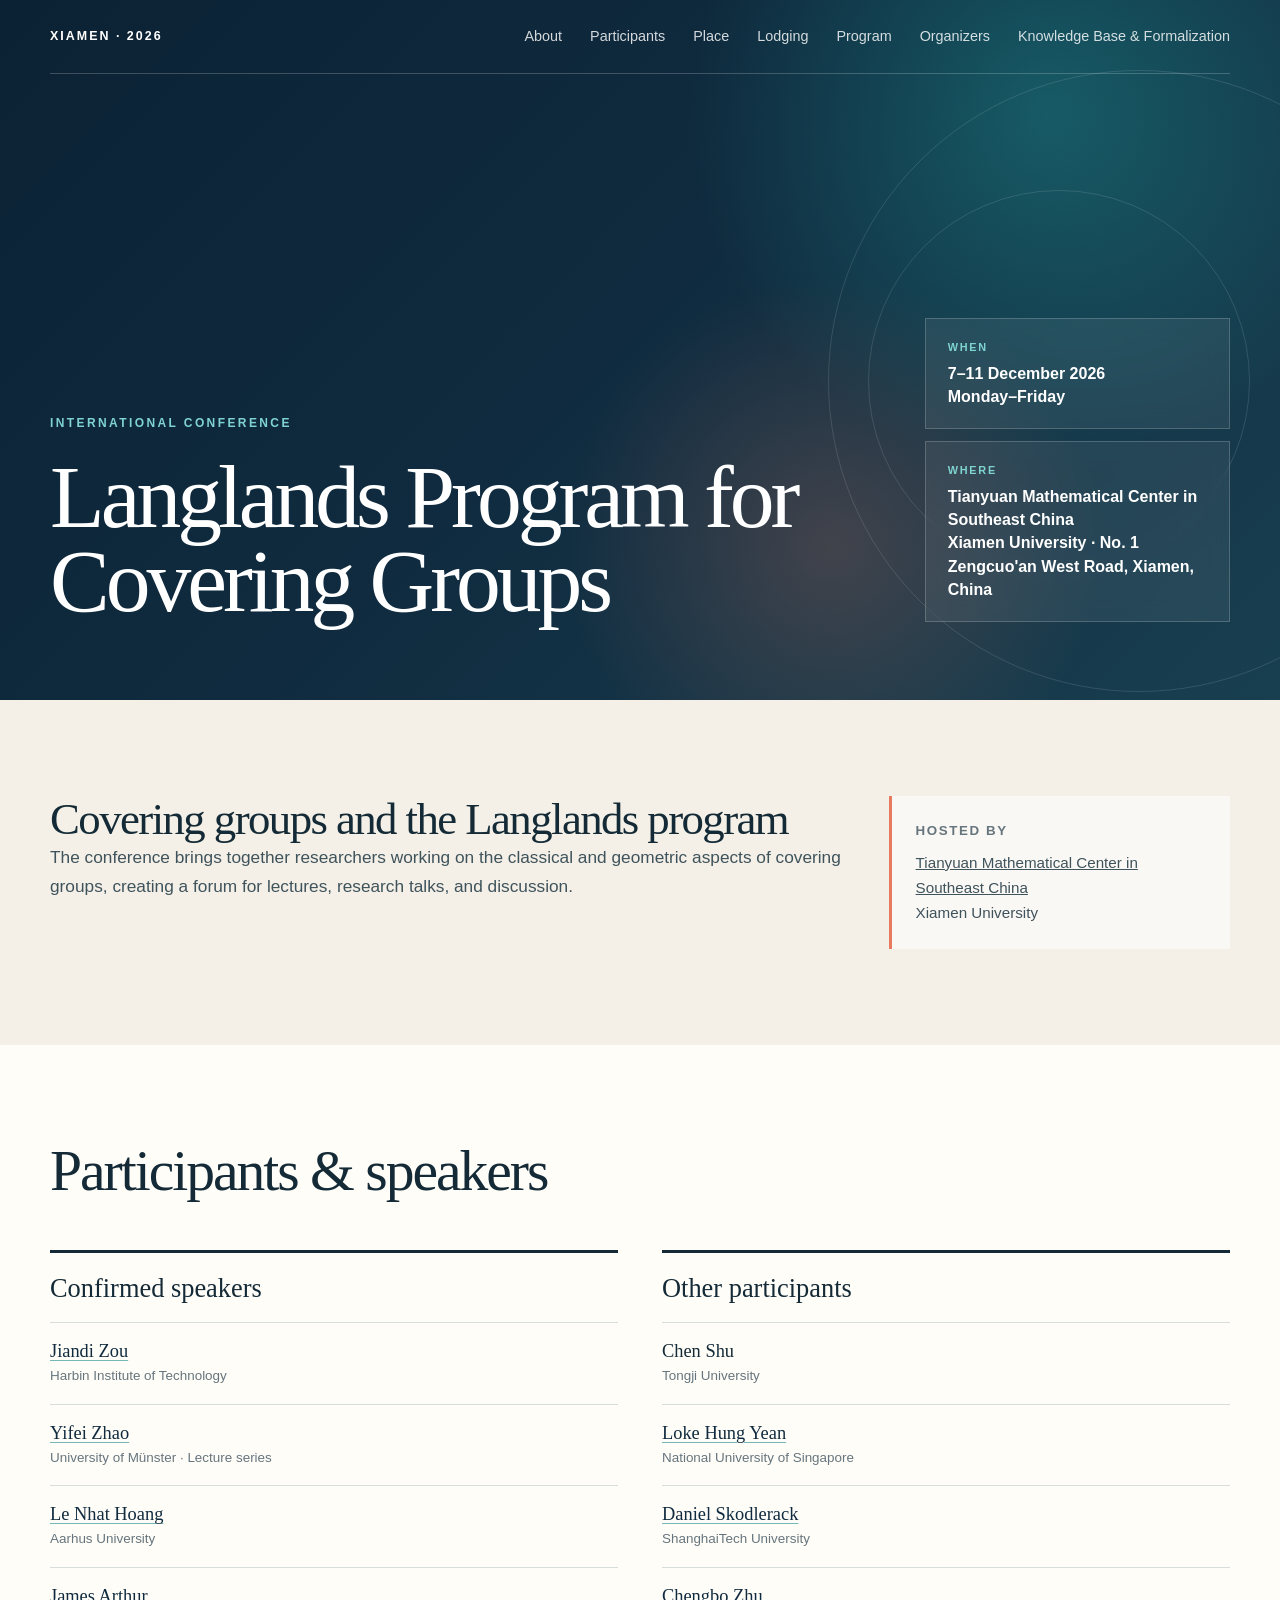
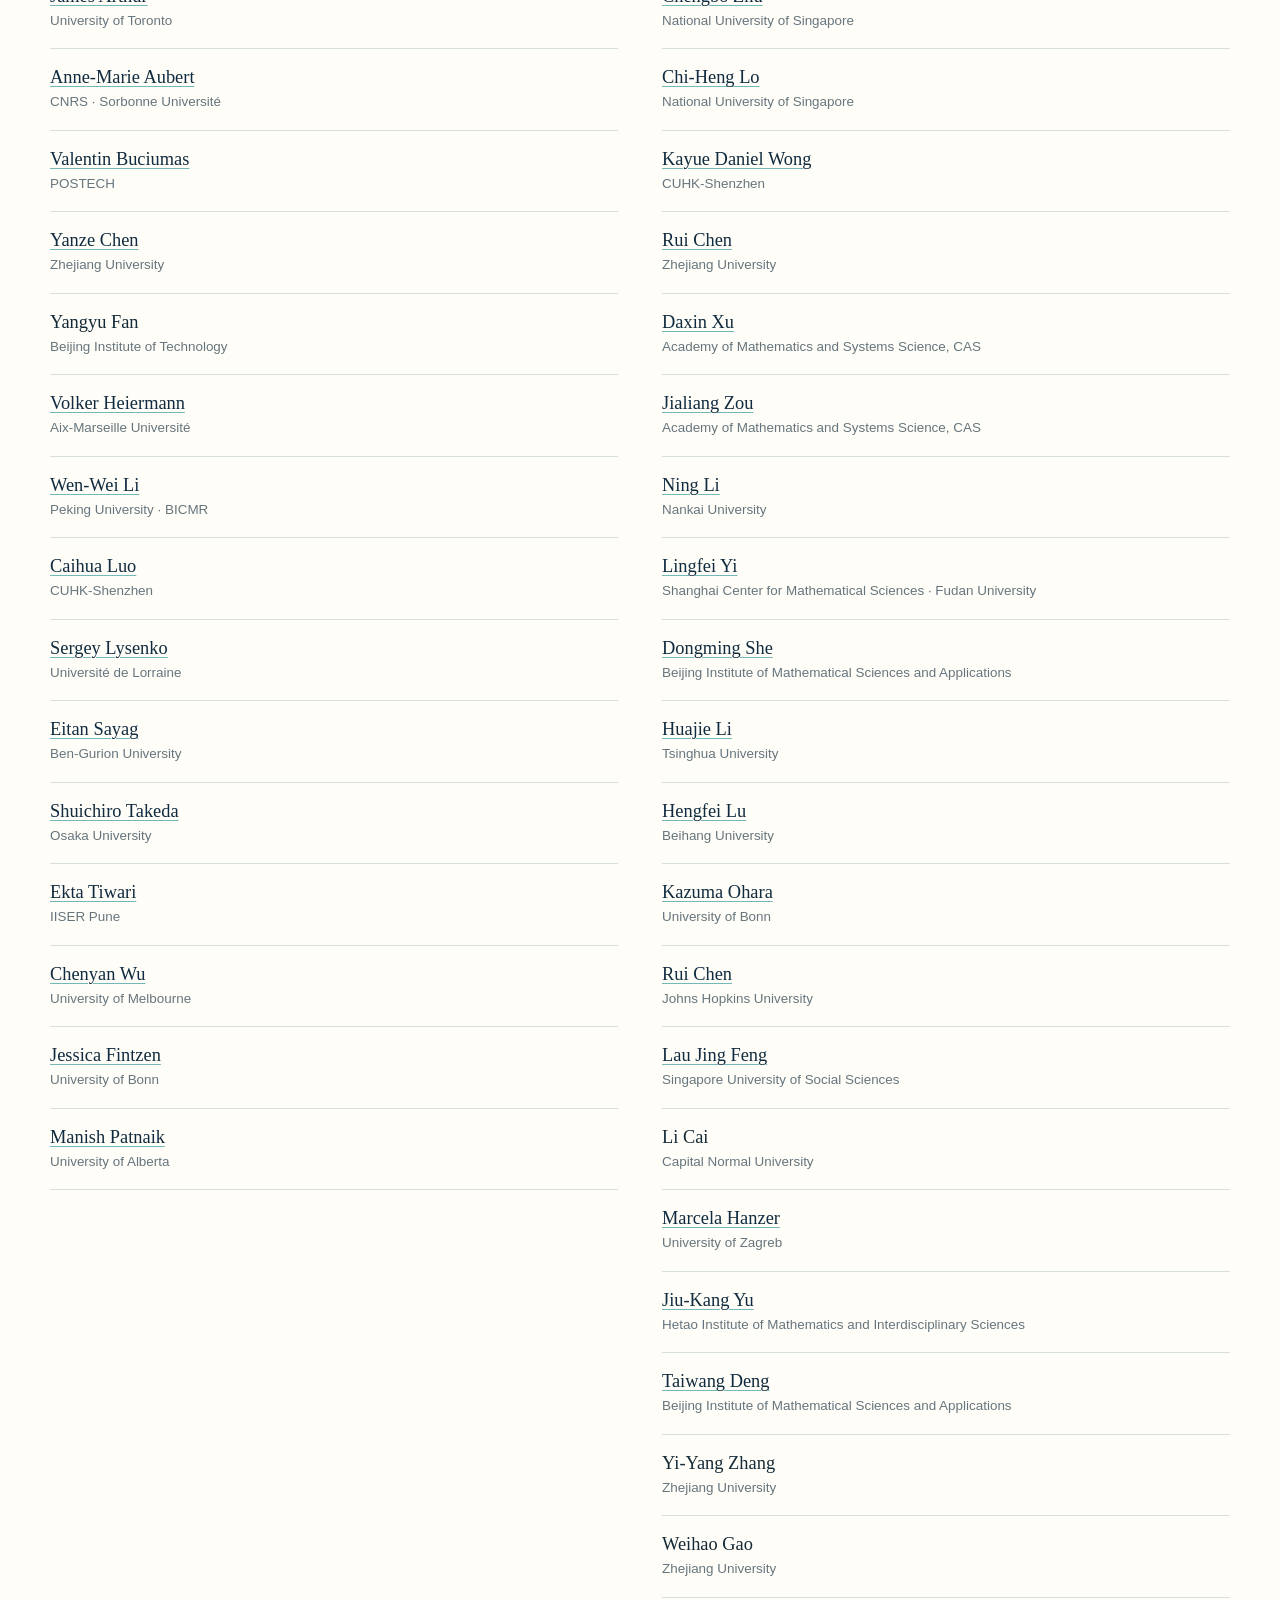
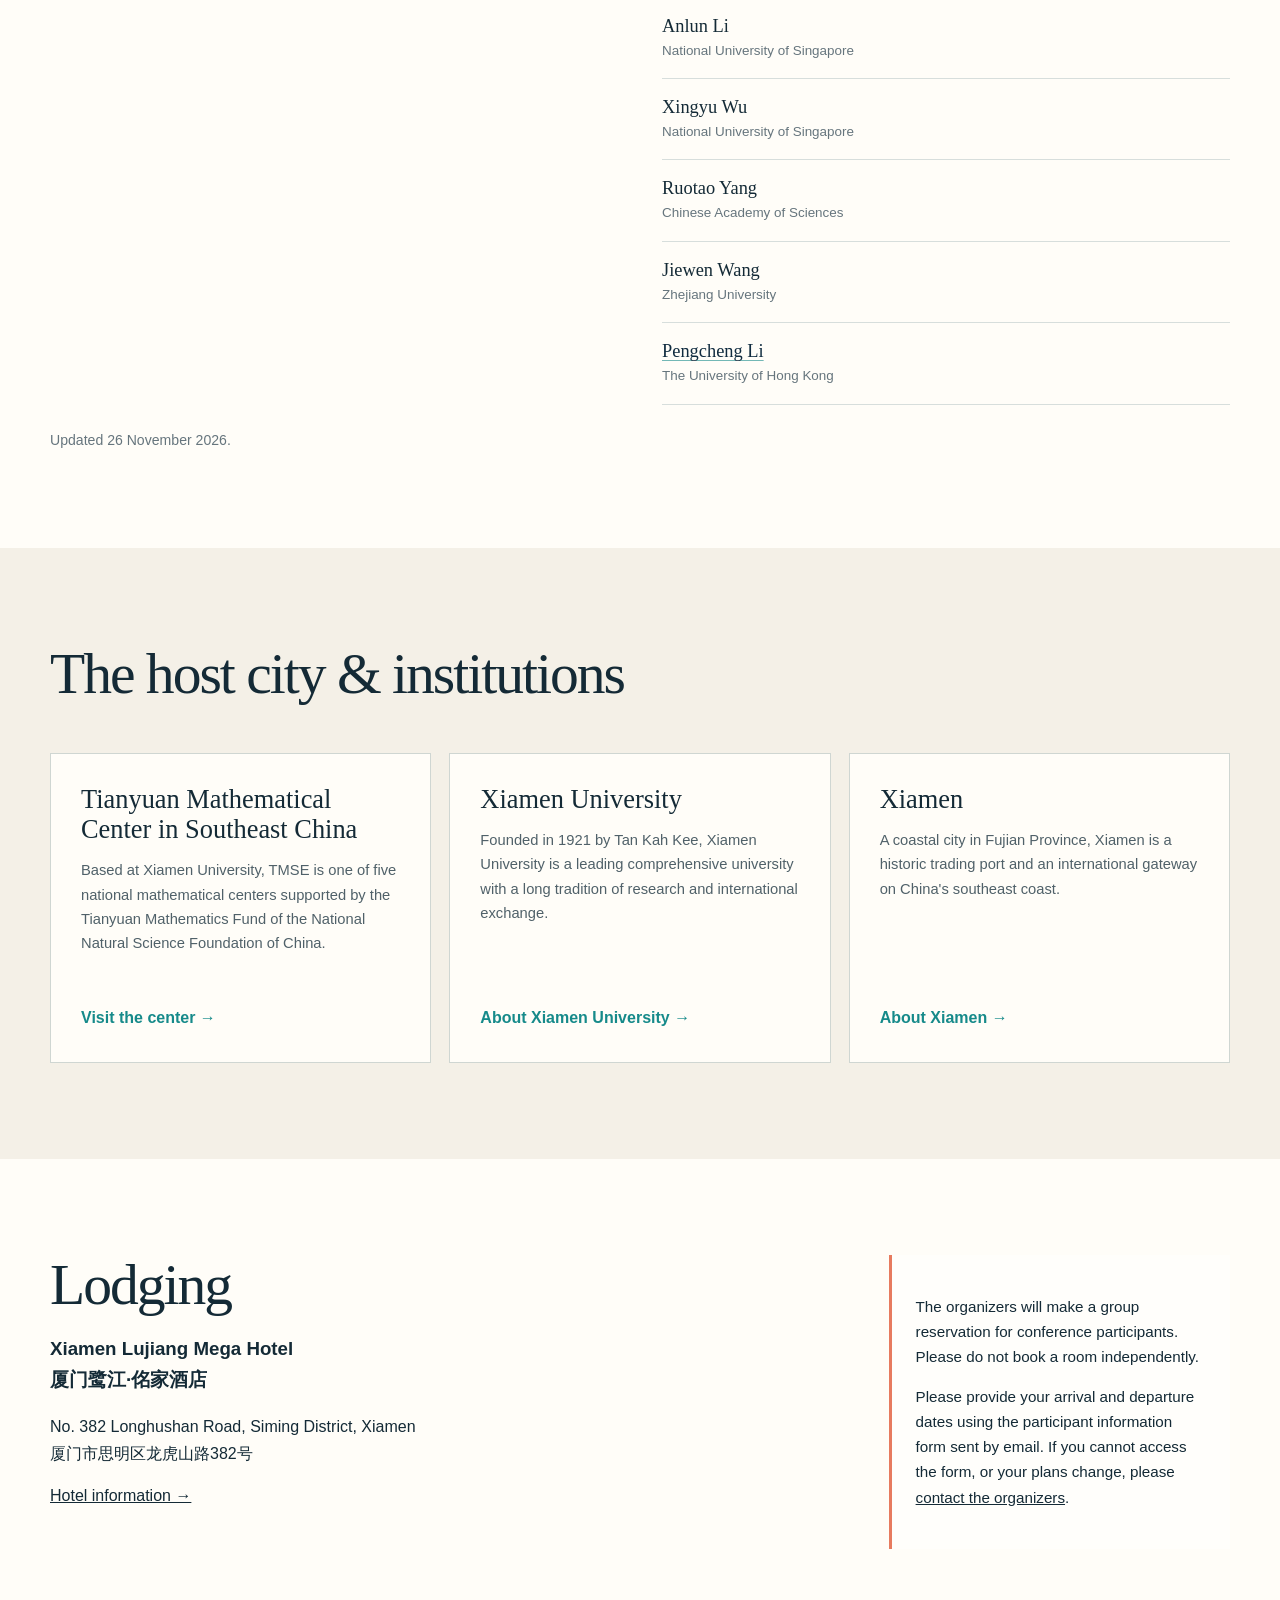
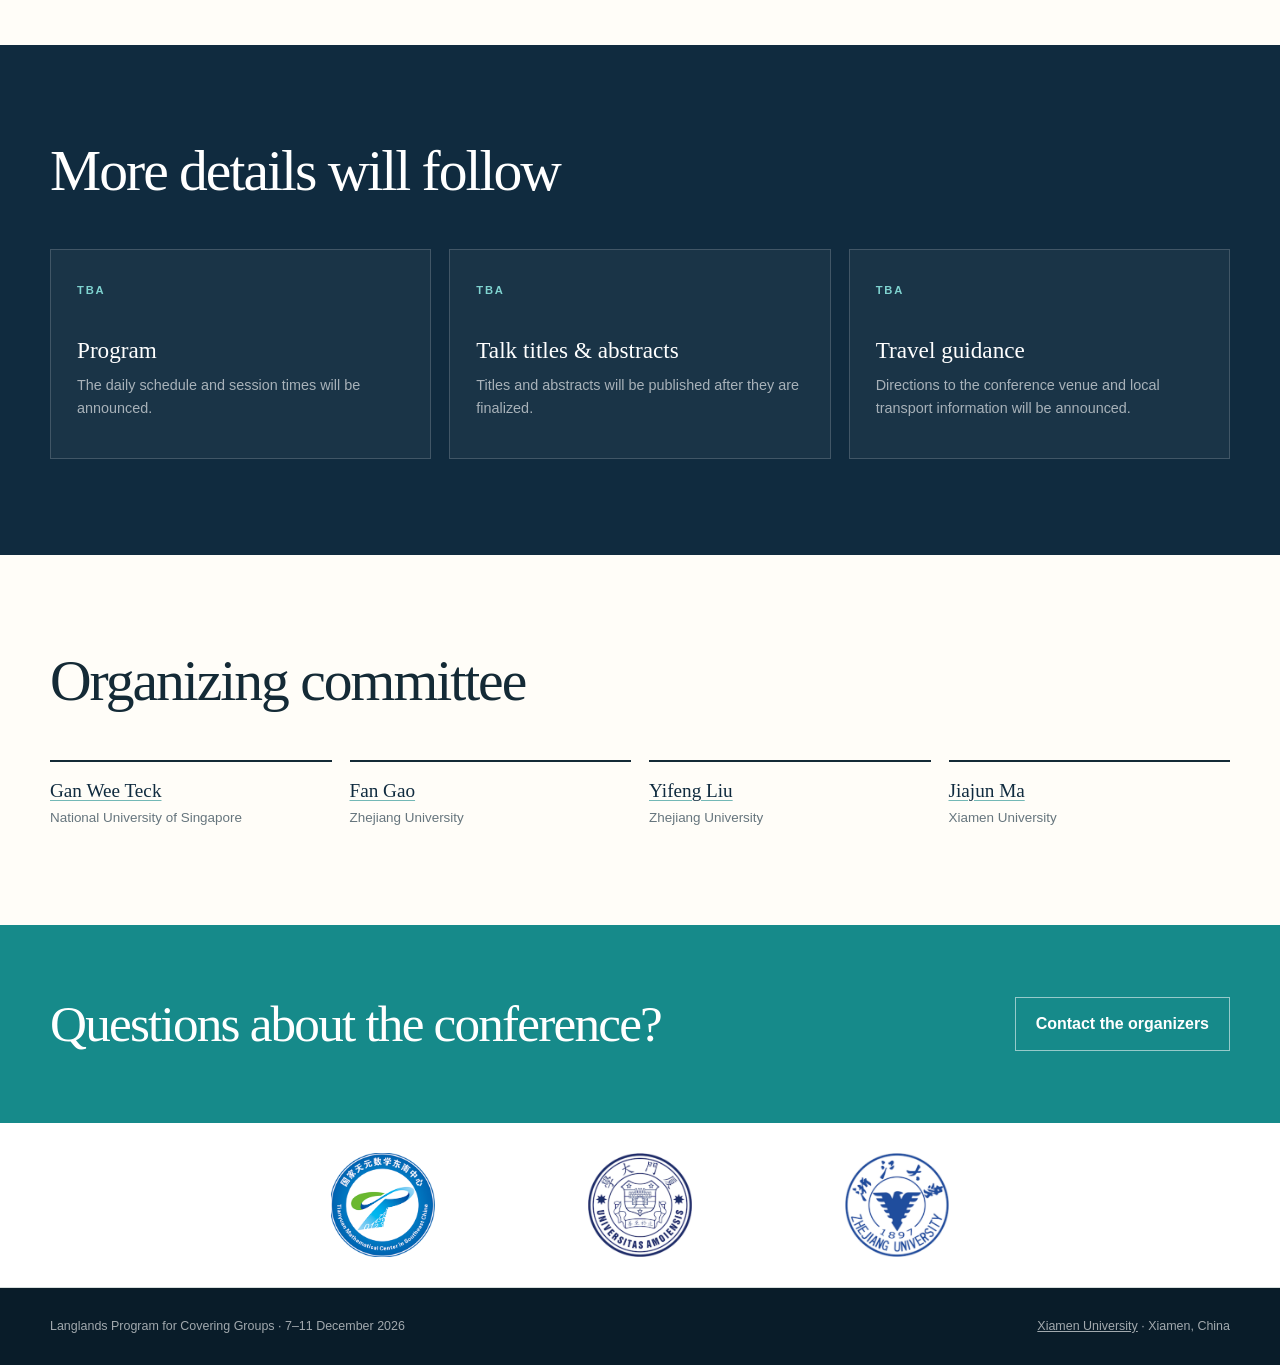
<file: index.html>
<!DOCTYPE html>
<html lang="en">
<head>
<meta charset="UTF-8">
<meta name="viewport" content="width=device-width, initial-scale=1.0">
<title>Langlands Program for Covering Groups — Xiamen 2026</title>
<meta name="description" content="Langlands Program for Covering Groups, an international conference at Xiamen University, 7–11 December 2026.">
<style>
:root{
  --navy:#102b3f;--navy-2:#1a4057;--teal:#168a8a;--aqua:#7fd3d0;--coral:#e77b5f;
  --cream:#f4f0e7;--paper:#fffdf8;--ink:#142a36;--muted:#66757d;--line:#d7dedc;
  --max:1180px;--serif:"Iowan Old Style","Palatino Linotype",Palatino,Georgia,serif;
  --sans:Inter,ui-sans-serif,-apple-system,BlinkMacSystemFont,"Segoe UI",sans-serif
}
*{box-sizing:border-box}
html{scroll-behavior:smooth}
body{margin:0;color:var(--ink);background:var(--paper);font:16px/1.65 var(--sans);-webkit-font-smoothing:antialiased}
a{color:inherit}.wrap{width:min(var(--max),calc(100% - 48px));margin:0 auto}
.skip{position:absolute;left:-9999px;top:12px;z-index:100}.skip:focus{left:16px;padding:8px 12px;background:#fff;color:var(--navy)}
nav{position:absolute;inset:0 0 auto;z-index:10;color:#fff}
nav .wrap{min-height:74px;display:flex;align-items:center;justify-content:space-between;border-bottom:1px solid #ffffff33}
.brand{font-size:.78rem;font-weight:750;letter-spacing:.16em;text-transform:uppercase}
nav ul{display:flex;gap:28px;list-style:none;margin:0;padding:0}nav a{color:#ffffffd1;text-decoration:none;font-size:.9rem}nav a:hover{color:#fff}
.hero{position:relative;isolation:isolate;min-height:700px;overflow:hidden;color:#fff;background:radial-gradient(circle at 82% 16%,#1fa2a061,transparent 30%),radial-gradient(circle at 65% 78%,#e77b5f38,transparent 27%),linear-gradient(135deg,#0b2234,var(--navy) 48%,#183f50)}
.hero:before,.hero:after{content:"";position:absolute;z-index:-1;border:1px solid #ffffff1f;border-radius:50%}
.hero:before{width:620px;height:620px;right:-170px;top:70px}.hero:after{width:380px;height:380px;right:30px;top:190px}
.hero-inner{min-height:700px;display:grid;grid-template-columns:minmax(0,1.45fr) minmax(280px,.55fr);align-items:end;gap:70px;padding:152px 0 78px}
.eyebrow{margin:0 0 22px;color:var(--aqua);font-size:.75rem;font-weight:800;letter-spacing:.2em;text-transform:uppercase}
h1{max-width:850px;margin:0;font:500 clamp(3.4rem,7vw,6.8rem)/.93 var(--serif);letter-spacing:-.045em}
.hero-facts{display:grid;gap:12px}.hero-fact{padding:20px 22px;border:1px solid #ffffff30;background:#ffffff12;backdrop-filter:blur(10px)}
.hero-fact span{display:block;margin-bottom:5px;color:var(--aqua);font-size:.68rem;font-weight:800;letter-spacing:.16em;text-transform:uppercase}
.hero-fact strong{display:block;font-size:1rem;font-weight:650;line-height:1.45}
.institution-strip{padding:30px 0;border-bottom:1px solid var(--line);background:#fff}
.institution-strip .wrap{display:grid;max-width:700px;grid-template-columns:repeat(3,1fr);align-items:center;gap:clamp(24px,6vw,72px)}
.institution-logo{display:flex;align-items:center;justify-content:center}.institution-logo img{display:block;width:clamp(76px,9vw,104px);height:auto;aspect-ratio:1;object-fit:contain}
section{padding:96px 0}.section-head{margin-bottom:48px}
h2{margin:0;font:500 clamp(2.2rem,4.5vw,4rem)/1.05 var(--serif);letter-spacing:-.035em}
.intro{background:var(--cream)}.intro-grid{display:grid;grid-template-columns:minmax(0,1.4fr) minmax(260px,.6fr);gap:42px;align-items:start}
.intro h2{font-size:clamp(2rem,3.5vw,3.1rem)}.intro p{margin:0;color:#3f535c;font-size:1.08rem}
.host{padding:24px;border-left:3px solid var(--coral);background:#ffffff8c}.host small{display:block;margin-bottom:8px;color:var(--muted);font-weight:750;letter-spacing:.12em;text-transform:uppercase}.host p{font-size:.95rem}
.participant-columns{display:grid;grid-template-columns:repeat(2,minmax(0,1fr));gap:44px;align-items:start}
.roster{border-top:3px solid var(--ink)}.roster>h3{margin:0;padding:20px 0 18px;border-bottom:1px solid var(--line);font:500 1.65rem/1.2 var(--serif)}
.roster-list{margin:0;padding:0;list-style:none}.roster-list li{padding:17px 0 18px;border-bottom:1px solid var(--line)}
.roster-list h4{margin:0 0 3px;font:500 1.15rem/1.25 var(--serif)}.roster-list h4 a,.person h3 a{color:var(--navy);text-decoration-color:#168a8a99;text-decoration-thickness:1px;text-underline-offset:.18em}.roster-list h4 a:hover,.person h3 a:hover{color:var(--teal);text-decoration-color:currentColor}.roster-list p{margin:0;color:var(--muted);font-size:.84rem;line-height:1.45}.note{margin:24px 0 0;color:var(--muted);font-size:.88rem}
.place{background:var(--cream)}.place-grid{display:grid;grid-template-columns:repeat(3,1fr);gap:18px}
.place-card{display:flex;min-height:310px;flex-direction:column;padding:30px;border:1px solid #cfd6d2;background:#fffdf8}
.place-card h3{margin:0 0 14px;font:500 1.65rem/1.15 var(--serif)}.place-card p{margin:0 0 24px;color:#506169;font-size:.92rem}
.place-card a{margin-top:auto;color:var(--teal);font-weight:700;text-decoration:none}.place-card a:hover{text-decoration:underline}
.forthcoming{color:#fff;background:var(--navy)}.tba-grid{display:grid;grid-template-columns:repeat(3,1fr);gap:18px}
.tba-card{min-height:210px;padding:26px;border:1px solid #ffffff2b;background:#ffffff0b}.status{color:var(--aqua);font-size:.7rem;font-weight:800;letter-spacing:.16em;text-transform:uppercase}
.tba-card h3{margin:34px 0 10px;font:500 1.45rem var(--serif)}.tba-card p{margin:0;color:#ffffff9e;font-size:.9rem}
.people{background:var(--paper)}.people-grid{display:grid;grid-template-columns:repeat(4,1fr);gap:18px}.person{padding-top:18px;border-top:2px solid var(--ink)}
.person h3{margin:0 0 5px;font:500 1.2rem var(--serif)}.person p{margin:0;color:var(--muted);font-size:.84rem}
.contact{padding:72px 0;color:#fff;background:var(--teal)}.contact .wrap{display:flex;justify-content:space-between;align-items:center;gap:32px}.contact h2{max-width:650px;font-size:clamp(2rem,4vw,3.5rem)}
.contact a{white-space:nowrap;padding:13px 20px;border:1px solid #ffffff8c;text-decoration:none;font-weight:650}.contact a:hover{background:#fff;color:var(--teal)}
footer{padding:28px 0;color:#ffffff9e;background:#091c29;font-size:.78rem}footer .wrap{display:flex;justify-content:space-between;gap:24px}footer a{color:inherit}
@media(max-width:1100px){nav .wrap{flex-wrap:wrap;gap:12px;padding:16px 0}nav ul{flex-wrap:wrap;gap:16px}}
@media(max-width:900px){.hero-inner{grid-template-columns:1fr;gap:42px}.hero-facts{grid-template-columns:1fr 1fr}.place-grid,.tba-grid{grid-template-columns:repeat(2,1fr)}.people-grid{grid-template-columns:repeat(2,1fr)}}
@media(max-width:620px){.wrap{width:min(100% - 30px,var(--max))}nav ul li{display:none}nav ul li:last-child{display:block}.hero,.hero-inner{min-height:760px}.hero-inner{padding-top:130px}h1{font-size:clamp(3rem,15vw,4.5rem)}.hero-facts,.intro-grid,.participant-columns,.place-grid,.tba-grid,.people-grid{grid-template-columns:1fr}section{padding:72px 0}.intro-grid{gap:18px}.contact .wrap,footer .wrap{align-items:flex-start;flex-direction:column}.contact a{white-space:normal}}
</style>
</head>
<body>
<a class="skip" href="#main">Skip to main content</a>
<nav aria-label="Main navigation"><div class="wrap">
  <span class="brand">Xiamen · 2026</span>
  <ul><li><a href="#about">About</a></li><li><a href="#speakers">Participants</a></li><li><a href="#place">Place</a></li><li><a href="#lodging">Lodging</a></li><li><a href="#program">Program</a></li><li><a href="#organizers">Organizers</a></li><li><a href="tasks/">Knowledge Base &amp; Formalization</a></li></ul>
</div></nav>

<header class="hero"><div class="wrap hero-inner">
  <div>
    <p class="eyebrow">International Conference</p>
    <h1>Langlands Program for Covering Groups</h1>
  </div>
  <div class="hero-facts" role="group" aria-label="Conference details">
    <div class="hero-fact"><span>When</span><strong>7–11 December 2026<br>Monday–Friday</strong></div>
    <div class="hero-fact"><span>Where</span><strong>Tianyuan Mathematical Center in Southeast China<br>Xiamen University · No. 1 Zengcuo'an West Road, Xiamen, China</strong></div>
  </div>
</div></header>

<main id="main">
<section class="intro" id="about"><div class="wrap intro-grid">
  <div><h2>Covering groups and the Langlands program</h2><p>The conference brings together researchers working on the classical and geometric aspects of covering groups, creating a forum for lectures, research talks, and discussion.</p></div>
  <div class="host"><small>Hosted by</small><p><a href="https://tianyuan.xmu.edu.cn/">Tianyuan Mathematical Center in Southeast China</a><br>Xiamen University</p></div>
</div></section>

<section id="speakers"><div class="wrap">
  <div class="section-head"><h2>Participants &amp; speakers</h2></div>
  <div class="participant-columns">
    <div class="roster">
      <h3>Confirmed speakers</h3>
      <ul class="roster-list">
        <li><h4><a href="https://sites.google.com/view/jiandizou/">Jiandi Zou</a></h4><p>Harbin Institute of Technology</p></li>
        <li><h4><a href="https://yifeizhao.com/">Yifei Zhao</a></h4><p>University of Münster · Lecture series</p></li>
        <li><h4><a href="https://www.au.dk/en/show/person/le.nhathoang%40math.au.dk">Le Nhat Hoang</a></h4><p>Aarhus University</p></li>
        <li><h4><a href="https://www.math.toronto.edu/arthur/">James Arthur</a></h4><p>University of Toronto</p></li>
        <li><h4><a href="https://perso.imj-prg.fr/annemarie-aubert/">Anne-Marie Aubert</a></h4><p>CNRS · Sorbonne Université</p></li>
        <li><h4><a href="https://buciumas.github.io/">Valentin Buciumas</a></h4><p>POSTECH</p></li>
        <li><h4><a href="https://yanze-chen.github.io/">Yanze Chen</a></h4><p>Zhejiang University</p></li>
        <li><h4>Yangyu Fan</h4><p>Beijing Institute of Technology</p></li>
        <li><h4><a href="https://heiermann.perso.math.cnrs.fr/">Volker Heiermann</a></h4><p>Aix-Marseille Université</p></li>
        <li><h4><a href="https://www.wwli.asia/">Wen-Wei Li</a></h4><p>Peking University · BICMR</p></li>
        <li><h4><a href="https://sites.google.com/site/chluonus/home">Caihua Luo</a></h4><p>CUHK-Shenzhen</p></li>
        <li><h4><a href="https://lysenko.perso.math.cnrs.fr/">Sergey Lysenko</a></h4><p>Université de Lorraine</p></li>
        <li><h4><a href="https://www.math.bgu.ac.il/~sayage/">Eitan Sayag</a></h4><p>Ben-Gurion University</p></li>
        <li><h4><a href="https://sites.google.com/view/stakeda/">Shuichiro Takeda</a></h4><p>Osaka University</p></li>
        <li><h4><a href="https://www.iiserpune.ac.in/research/department/mathematics/people/postdoctoral-fellows/post-doctoral-fellows/ekta-tiwari/629">Ekta Tiwari</a></h4><p>IISER Pune</p></li>
        <li><h4><a href="https://cywu.github.io/">Chenyan Wu</a></h4><p>University of Melbourne</p></li>
        <li><h4><a href="https://www.math.uni-bonn.de/people/fintzen/">Jessica Fintzen</a></h4><p>University of Bonn</p></li>
        <li><h4><a href="https://sites.ualberta.ca/~patnaik/">Manish Patnaik</a></h4><p>University of Alberta</p></li>
      </ul>
    </div>
    <div class="roster">
      <h3>Other participants</h3>
      <ul class="roster-list">
        <li><h4>Chen Shu</h4><p>Tongji University</p></li>
        <li><h4><a href="https://blog.nus.edu.sg/lokehy/publications/">Loke Hung Yean</a></h4><p>National University of Singapore</p></li>
        <li><h4><a href="https://www.skodleracks.co.uk/">Daniel Skodlerack</a></h4><p>ShanghaiTech University</p></li>
        <li><h4><a href="https://blog.nus.edu.sg/matzhucb/">Chengbo Zhu</a></h4><p>National University of Singapore</p></li>
        <li><h4><a href="https://sites.google.com/view/chihenglo/home">Chi-Heng Lo</a></h4><p>National University of Singapore</p></li>
        <li><h4><a href="https://kdwong.github.io/">Kayue Daniel Wong</a></h4><p>CUHK-Shenzhen</p></li>
        <li><h4><a href="https://sato-sugar.github.io/rchenmat94/">Rui Chen</a></h4><p>Zhejiang University</p></li>
        <li><h4><a href="https://www.mcm.ac.cn/people/members/dxx/202601/t20260122_1146417.html">Daxin Xu</a></h4><p>Academy of Mathematics and Systems Science, CAS</p></li>
        <li><h4><a href="https://sites.google.com/umich.edu/jialiang-zou/home">Jialiang Zou</a></h4><p>Academy of Mathematics and Systems Science, CAS</p></li>
        <li><h4><a href="https://my.nankai.edu.cn/sms/ln/list.htm">Ning Li</a></h4><p>Nankai University</p></li>
        <li><h4><a href="https://sites.google.com/view/ylf/home">Lingfei Yi</a></h4><p>Shanghai Center for Mathematical Sciences · Fudan University</p></li>
        <li><h4><a href="https://www.bimsa.cn/detail/DongmingShe.html">Dongming She</a></h4><p>Beijing Institute of Mathematical Sciences and Applications</p></li>
        <li><h4><a href="https://ymsc.tsinghua.edu.cn/en/info/1033/3473.htm">Huajie Li</a></h4><p>Tsinghua University</p></li>
        <li><h4><a href="https://masonlvhf.github.io/Hengfei/">Hengfei Lu</a></h4><p>Beihang University</p></li>
        <li><h4><a href="https://kazumaoharamath.github.io/">Kazuma Ohara</a></h4><p>University of Bonn</p></li>
        <li><h4><a href="https://glucklichrui.github.io/">Rui Chen</a></h4><p>Johns Hopkins University</p></li>
        <li><h4><a href="https://www.suss.edu.sg/academics/schools-college/faculty-listing/detail/lau-jing-feng">Lau Jing Feng</a></h4><p>Singapore University of Social Sciences</p></li>
        <li><h4>Li Cai</h4><p>Capital Normal University</p></li>
        <li><h4><a href="https://www.pmf.unizg.hr/math/en/marcela.hanzer">Marcela Hanzer</a></h4><p>University of Zagreb</p></li>
        <li><h4><a href="https://en.himis-sz.cn/ry_36/95.html">Jiu-Kang Yu</a></h4><p>Hetao Institute of Mathematics and Interdisciplinary Sciences</p></li>
        <li><h4><a href="https://www.bimsa.cn/detail/twdeng.html">Taiwang Deng</a></h4><p>Beijing Institute of Mathematical Sciences and Applications</p></li>
        <li><h4>Yi-Yang Zhang</h4><p>Zhejiang University</p></li>
        <li><h4>Weihao Gao</h4><p>Zhejiang University</p></li>
        <li><h4>Anlun Li</h4><p>National University of Singapore</p></li>
        <li><h4>Xingyu Wu</h4><p>National University of Singapore</p></li>
        <li><h4>Ruotao Yang</h4><p>Chinese Academy of Sciences</p></li>
        <li><h4>Jiewen Wang</h4><p>Zhejiang University</p></li>
        <li><h4><a href="https://sites.google.com/view/pengchengli/home">Pengcheng Li</a></h4><p>The University of Hong Kong</p></li>
      </ul>
    </div>
  </div>
  <p class="note">Updated 26 November 2026.</p>
</div></section>

<section class="place" id="place"><div class="wrap">
  <div class="section-head"><h2>The host city &amp; institutions</h2></div>
  <div class="place-grid">
    <article class="place-card"><h3>Tianyuan Mathematical Center in Southeast China</h3><p>Based at Xiamen University, TMSE is one of five national mathematical centers supported by the Tianyuan Mathematics Fund of the National Natural Science Foundation of China.</p><a href="https://tianyuan.xmu.edu.cn/">Visit the center →</a></article>
    <article class="place-card"><h3>Xiamen University</h3><p>Founded in 1921 by Tan Kah Kee, Xiamen University is a leading comprehensive university with a long tradition of research and international exchange.</p><a href="https://en.xmu.edu.cn/info/1046/19152.htm">About Xiamen University →</a></article>
    <article class="place-card"><h3>Xiamen</h3><p>A coastal city in Fujian Province, Xiamen is a historic trading port and an international gateway on China's southeast coast.</p><a href="https://www.xm.gov.cn/english/">About Xiamen →</a></article>
  </div>
</div></section>

<section id="lodging"><div class="wrap intro-grid">
  <div><h2>Lodging</h2><h3>Xiamen Lujiang Mega Hotel<br><span lang="zh-CN">厦门鹭江·佲家酒店</span></h3><p>No. 382 Longhushan Road, Siming District, Xiamen<br><span lang="zh-CN">厦门市思明区龙虎山路382号</span></p><p><a href="https://www.trip.com/hotels/xiamen-hotel-detail-7123043/lujiang-mega-hotel/">Hotel information →</a></p></div>
  <div class="host"><p>The organizers will make a group reservation for conference participants. Please do not book a room independently.</p><p>Please provide your arrival and departure dates using the participant information form sent by email. If you cannot access the form, or your plans change, please <a href="mailto:2026xmucoveringgroup@gmail.com">contact the organizers</a>.</p></div>
</div></section>

<section class="forthcoming" id="program"><div class="wrap">
  <div class="section-head"><h2>More details will follow</h2></div>
  <div class="tba-grid">
    <article class="tba-card"><span class="status">TBA</span><h3>Program</h3><p>The daily schedule and session times will be announced.</p></article>
    <article class="tba-card"><span class="status">TBA</span><h3>Talk titles &amp; abstracts</h3><p>Titles and abstracts will be published after they are finalized.</p></article>
    <article class="tba-card"><span class="status">TBA</span><h3>Travel guidance</h3><p>Directions to the conference venue and local transport information will be announced.</p></article>
  </div>
</div></section>

<section class="people" id="organizers"><div class="wrap">
  <div class="section-head"><h2>Organizing committee</h2></div>
  <div class="people-grid">
    <article class="person"><h3><a href="https://ims.nus.edu.sg/staff/gan-wee-teck/">Gan Wee Teck</a></h3><p>National University of Singapore</p></article>
    <article class="person"><h3><a href="https://sites.google.com/view/gaofan-zju/">Fan Gao</a></h3><p>Zhejiang University</p></article>
    <article class="person"><h3><a href="https://liuyf0719.github.io/">Yifeng Liu</a></h3><p>Zhejiang University</p></article>
    <article class="person"><h3><a href="https://www.majiajun.org/">Jiajun Ma</a></h3><p>Xiamen University</p></article>
  </div>
</div></section>

<section class="contact" id="contact"><div class="wrap"><h2>Questions about the conference?</h2><a href="mailto:2026xmucoveringgroup@gmail.com">Contact the organizers</a></div></section>

<section class="institution-strip" aria-label="Institutions"><div class="wrap">
  <a class="institution-logo" href="https://tianyuan.xmu.edu.cn/" aria-label="Tianyuan Mathematical Center in Southeast China"><img src="assets/logos/tianyuan-center.png" width="281" height="281" alt="Tianyuan Mathematical Center in Southeast China"></a>
  <a class="institution-logo" href="https://en.xmu.edu.cn/" aria-label="Xiamen University"><img src="assets/logos/xiamen-university.png" width="491" height="494" alt="Xiamen University"></a>
  <a class="institution-logo" href="https://www.zju.edu.cn/english/" aria-label="Zhejiang University"><img src="assets/logos/zhejiang-university.png" width="477" height="477" alt="Zhejiang University"></a>
</div></section>
</main>
<footer><div class="wrap"><span>Langlands Program for Covering Groups · 7–11 December 2026</span><span><a href="https://en.xmu.edu.cn">Xiamen University</a> · Xiamen, China</span></div></footer>
</body>
</html>
</file>
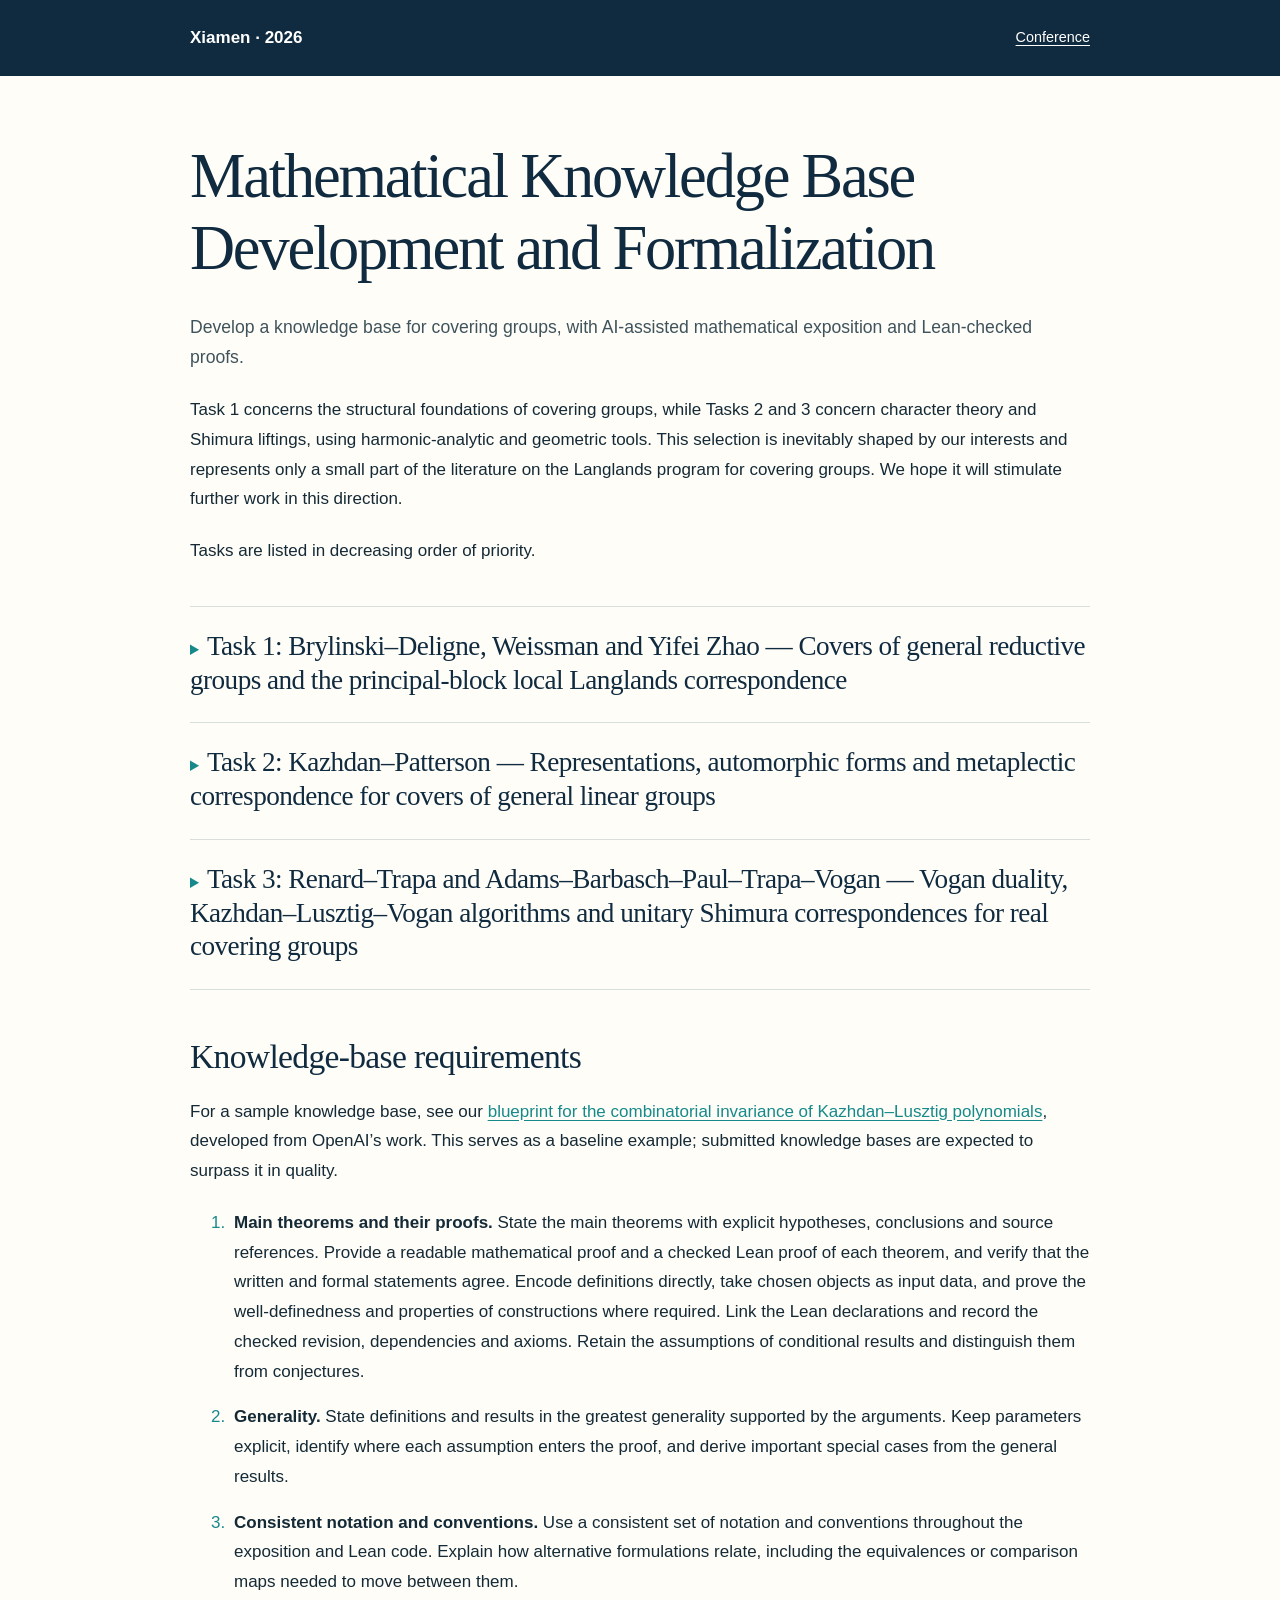
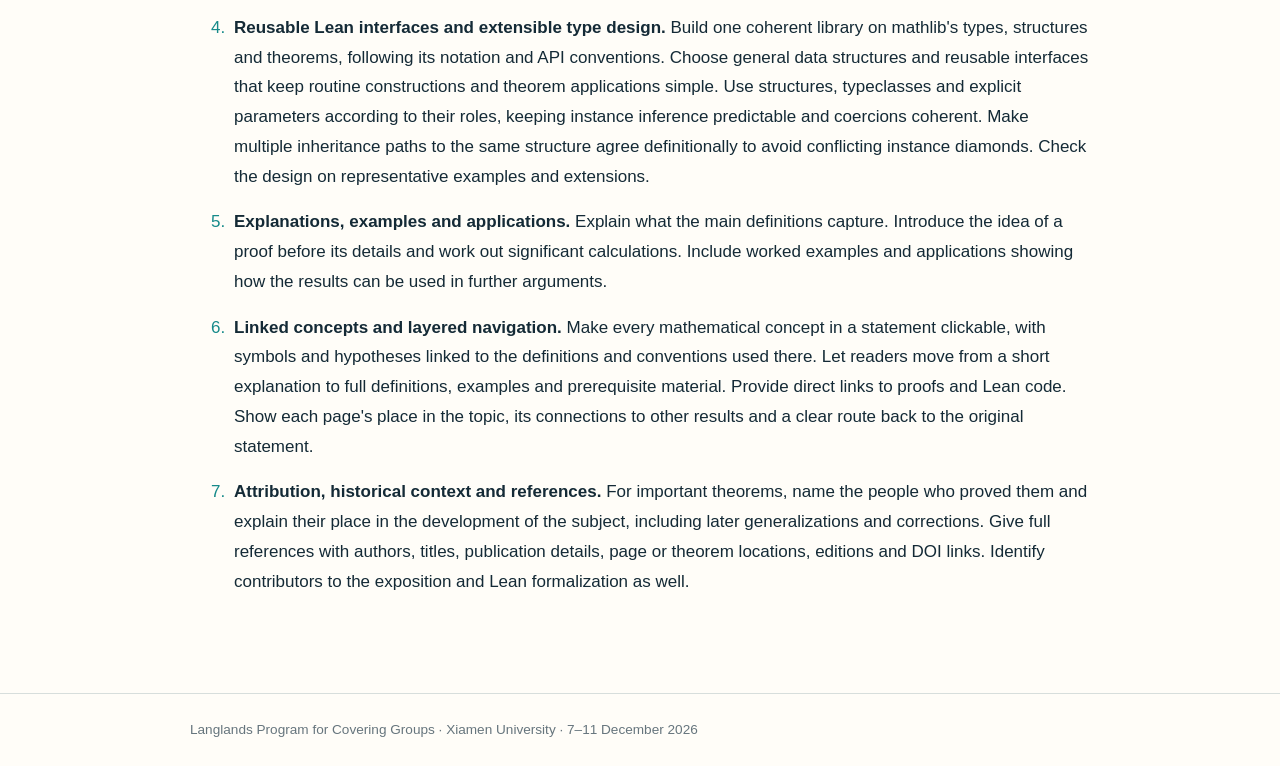
<file: tasks/index.html>
<!DOCTYPE html>
<html lang="en">
<head>
<meta charset="UTF-8">
<meta name="viewport" content="width=device-width, initial-scale=1.0">
<title>Knowledge Base &amp; Formalization — Xiamen 2026</title>
<meta name="description" content="Mathematical knowledge base development and Lean formalization for covering groups: definitions, main theorems, proofs, examples and references. Xiamen 2026.">
<link rel="stylesheet" href="../assets/tasks.css">
</head>
<body>
<a class="skip" href="#main">Skip to main content</a>
<header class="site-header"><div class="wrap">
  <a class="brand" href="../">Xiamen · 2026</a>
  <nav aria-label="Task navigation"><a href="../">Conference</a></nav>
</div></header>
<main class="wrap" id="main">
<h1>Mathematical Knowledge Base Development and Formalization</h1>
<p class="lead">Develop a knowledge base for covering groups, with AI-assisted mathematical exposition and Lean-checked proofs.</p>
<p>Task 1 concerns the structural foundations of covering groups, while Tasks 2 and 3 concern character theory and Shimura liftings, using harmonic-analytic and geometric tools. This selection is inevitably shaped by our interests and represents only a small part of the literature on the Langlands program for covering groups. We hope it will stimulate further work in this direction.</p>
<p>Tasks are listed in decreasing order of priority.</p>
<div class="tasks">
<details class="task" id="bd">
<summary><h2>Task 1: Brylinski–Deligne, Weissman and Yifei Zhao — Covers of general reductive groups and the principal-block local Langlands correspondence</h2></summary>
<div class="task-body">
<p>Formalize Brylinski–Deligne’s classification of central K2-extensions, Weissman’s L-groups, and Yifei Zhao’s construction and classification of étale metaplectic covers and their dual data.</p>
<p>The principal-block part concerns the established Iwahori-spherical correspondence and its Hecke-algebra description.</p>
<h3>References</h3>
<ul>
<li>Brylinski–Deligne, <em>Central extensions of reductive groups by K2</em>, Publ. Math. IHES 94 (2001), 5–85. <a href="https://doi.org/10.1007/s10240-001-8192-2">DOI</a>.</li>
<li>Weissman, <em>L-groups and parameters for covering groups</em>, Astérisque 398 (2018), 33–186. <a href="https://doi.org/10.24033/ast.1046">DOI</a>.</li>
<li>Yifei Zhao, <em>Étale metaplectic covers of reductive group schemes</em>, J. Eur. Math. Soc. (2025), published online first. <a href="https://doi.org/10.4171/JEMS/1596">DOI</a>; <a href="https://arxiv.org/abs/2204.00610">arXiv</a>.</li>
</ul>
<h3>Further references</h3>
<ul>
<li>Luozi Shi and Yifei Zhao, <em>What are the extended pure inner forms of a cover?</em>, preprint (2025). <a href="https://arxiv.org/abs/2506.08696">arXiv</a>.</li>
<li>Gordan Savin, <em>On unramified representations of covering groups</em>, J. reine angew. Math. 566 (2004), 111–134. <a href="https://doi.org/10.1515/crll.2004.001">DOI</a>.</li>
<li>McNamara, <em>Principal Series Representations of Metaplectic Groups Over Local Fields</em>, in <em>Multiple Dirichlet Series, L-functions and Automorphic Forms</em>, Progress in Mathematics 300 (2012), 299–327. <a href="https://doi.org/10.1007/978-0-8176-8334-4_13">DOI</a>.</li>
</ul>
</div>
</details>
<details class="task" id="kp">
<summary><h2>Task 2: Kazhdan–Patterson — Representations, automorphic forms and metaplectic correspondence for covers of general linear groups</h2></summary>
<div class="task-body">
<p>Formalize the local and global theory of Kazhdan–Patterson covers of GL<sub><i>r</i></sub>: metaplectic forms, the classification of irreducible representations by Kaplan–Lapid–Zou, and the metaplectic correspondence of Flicker and Flicker–Kazhdan via character identities and trace-formula comparisons.</p>
<h3>References</h3>
<ul>
<li>Kazhdan-Patterson, <em>Metaplectic forms</em>, IHES 59 (1984), 35-142. <a href="https://doi.org/10.1007/BF02698770">DOI</a>.</li>
<li>Kazhdan-Patterson, <em>Corrections to Metaplectic forms</em>, IHES 62 (1985), 203. <a href="https://doi.org/10.1007/BF02698809">DOI</a>.</li>
<li>Kaplan-Lapid-Zou, <em>Classification of irreducible representations of metaplectic covers of the general linear group over a non-archimedean local field</em>, Representation Theory 27 (2023), 1041-1087. <a href="https://doi.org/10.1090/ert/659">DOI</a>.</li>
<li>Flicker, <em>Automorphic forms on covering groups of GL(2)</em>, Invent. Math. 57 (1980), 119-182. <a href="https://doi.org/10.1007/BF01390092">DOI</a>.</li>
<li>Kazhdan-Patterson, <em>Towards a generalized Shimura correspondence</em>, Adv. Math. 60 (1986), 161-234. <a href="https://doi.org/10.1016/S0001-8708(86)80010-X">DOI</a>.</li>
<li>Flicker-Kazhdan, <em>Metaplectic correspondence</em>, IHES 64 (1986), 53-110. <a href="https://doi.org/10.1007/BF02699192">DOI</a>.</li>
</ul>
</div>
</details>
<details class="task" id="real-shimura">
<summary><h2>Task 3: Renard–Trapa and Adams–Barbasch–Paul–Trapa–Vogan — Vogan duality, Kazhdan–Lusztig–Vogan algorithms and unitary Shimura correspondences for real covering groups</h2></summary>
<div class="task-body">
<p>Formalize David Renard and Peter Trapa’s Kazhdan–Lusztig–Vogan character algorithms and Vogan character-multiplicity duality for the real covering groups treated in their papers, including metaplectic groups and double covers of real general linear and unitary groups.</p>
<p>Formalize the unitary Shimura correspondence for split real groups developed by Adams, Barbasch, Paul, Trapa and Vogan through harmonic-analytic methods.</p>
<p>The proved results include the complementary-series injection for the stated classical groups and the unitarity equivalence under Howe correspondence for the metaplectic symplectic representations containing the det^(1/2) K-type. The broader correspondence is stated as a conjecture in that work.</p>
<h3>References</h3>
<ul>
<li>David Renard and Peter Trapa, <em>Irreducible genuine characters of the metaplectic group: Kazhdan–Lusztig algorithm and Vogan duality</em>, Representation Theory 4 (2000), 245–295. <a href="https://doi.org/10.1090/S1088-4165-00-00105-9">DOI</a>.</li>
<li>David Renard and Peter Trapa, <em>Irreducible characters of the metaplectic group II: Functoriality</em>, J. reine angew. Math. 557 (2003), 121–158. <a href="https://doi.org/10.1515/crll.2003.028">DOI</a>.</li>
<li>David Renard and Peter Trapa, <em>Kazhdan–Lusztig algorithms for nonlinear groups and applications to Kazhdan–Patterson lifting</em>, American Journal of Mathematics 127 (2005), 911–971. <a href="https://doi.org/10.1353/ajm.2005.0034">DOI</a>.</li>
<li>Adams-Barbasch-Paul-Trapa-Vogan, <em>Unitary Shimura correspondences for split real groups</em>, JAMS 20 (2007), 701-751. <a href="https://doi.org/10.1090/S0894-0347-06-00530-3">DOI</a>.</li>
</ul>
<h3>Further references</h3>
<ul>
<li>Adams-Herb, <em>Lifting of characters for nonlinear simply laced groups</em>, Representation Theory 14 (2010), 70-147. <a href="https://doi.org/10.1090/S1088-4165-10-00361-4">DOI</a>.</li>
<li>Adams-Trapa, <em>Duality for nonlinear simply laced groups</em>, Compositio Math. 148 (2012), 931-965. <a href="https://doi.org/10.1112/S0010437X11007354">DOI</a>.</li>
</ul>
</div>
</details>
</div>
<section id="knowledge-base" aria-labelledby="knowledge-base-title">
<h2 id="knowledge-base-title">Knowledge-base requirements</h2>
<p>For a sample knowledge base, see our <a href="https://jiajunma.github.io/combkl/">blueprint for the combinatorial invariance of Kazhdan–Lusztig polynomials</a>, developed from OpenAI’s work. This serves as a baseline example; submitted knowledge bases are expected to surpass it in quality.</p>
<ol>
<li><p><strong>Main theorems and their proofs.</strong> State the main theorems with explicit hypotheses, conclusions and source references. Provide a readable mathematical proof and a checked Lean proof of each theorem, and verify that the written and formal statements agree. Encode definitions directly, take chosen objects as input data, and prove the well-definedness and properties of constructions where required. Link the Lean declarations and record the checked revision, dependencies and axioms. Retain the assumptions of conditional results and distinguish them from conjectures.</p></li>
<li><p><strong>Generality.</strong> State definitions and results in the greatest generality supported by the arguments. Keep parameters explicit, identify where each assumption enters the proof, and derive important special cases from the general results.</p></li>
<li><p><strong>Consistent notation and conventions.</strong> Use a consistent set of notation and conventions throughout the exposition and Lean code. Explain how alternative formulations relate, including the equivalences or comparison maps needed to move between them.</p></li>
<li><p><strong>Reusable Lean interfaces and extensible type design.</strong> Build one coherent library on mathlib's types, structures and theorems, following its notation and API conventions. Choose general data structures and reusable interfaces that keep routine constructions and theorem applications simple. Use structures, typeclasses and explicit parameters according to their roles, keeping instance inference predictable and coercions coherent. Make multiple inheritance paths to the same structure agree definitionally to avoid conflicting instance diamonds. Check the design on representative examples and extensions.</p></li>
<li><p><strong>Explanations, examples and applications.</strong> Explain what the main definitions capture. Introduce the idea of a proof before its details and work out significant calculations. Include worked examples and applications showing how the results can be used in further arguments.</p></li>
<li><p><strong>Linked concepts and layered navigation.</strong> Make every mathematical concept in a statement clickable, with symbols and hypotheses linked to the definitions and conventions used there. Let readers move from a short explanation to full definitions, examples and prerequisite material. Provide direct links to proofs and Lean code. Show each page's place in the topic, its connections to other results and a clear route back to the original statement.</p></li>
<li><p><strong>Attribution, historical context and references.</strong> For important theorems, name the people who proved them and explain their place in the development of the subject, including later generalizations and corrections. Give full references with authors, titles, publication details, page or theorem locations, editions and DOI links. Identify contributors to the exposition and Lean formalization as well.</p></li>
</ol>
</section>
</main>
<footer><div class="wrap">Langlands Program for Covering Groups · Xiamen University · 7–11 December 2026</div></footer>
</body>
</html>
</file>
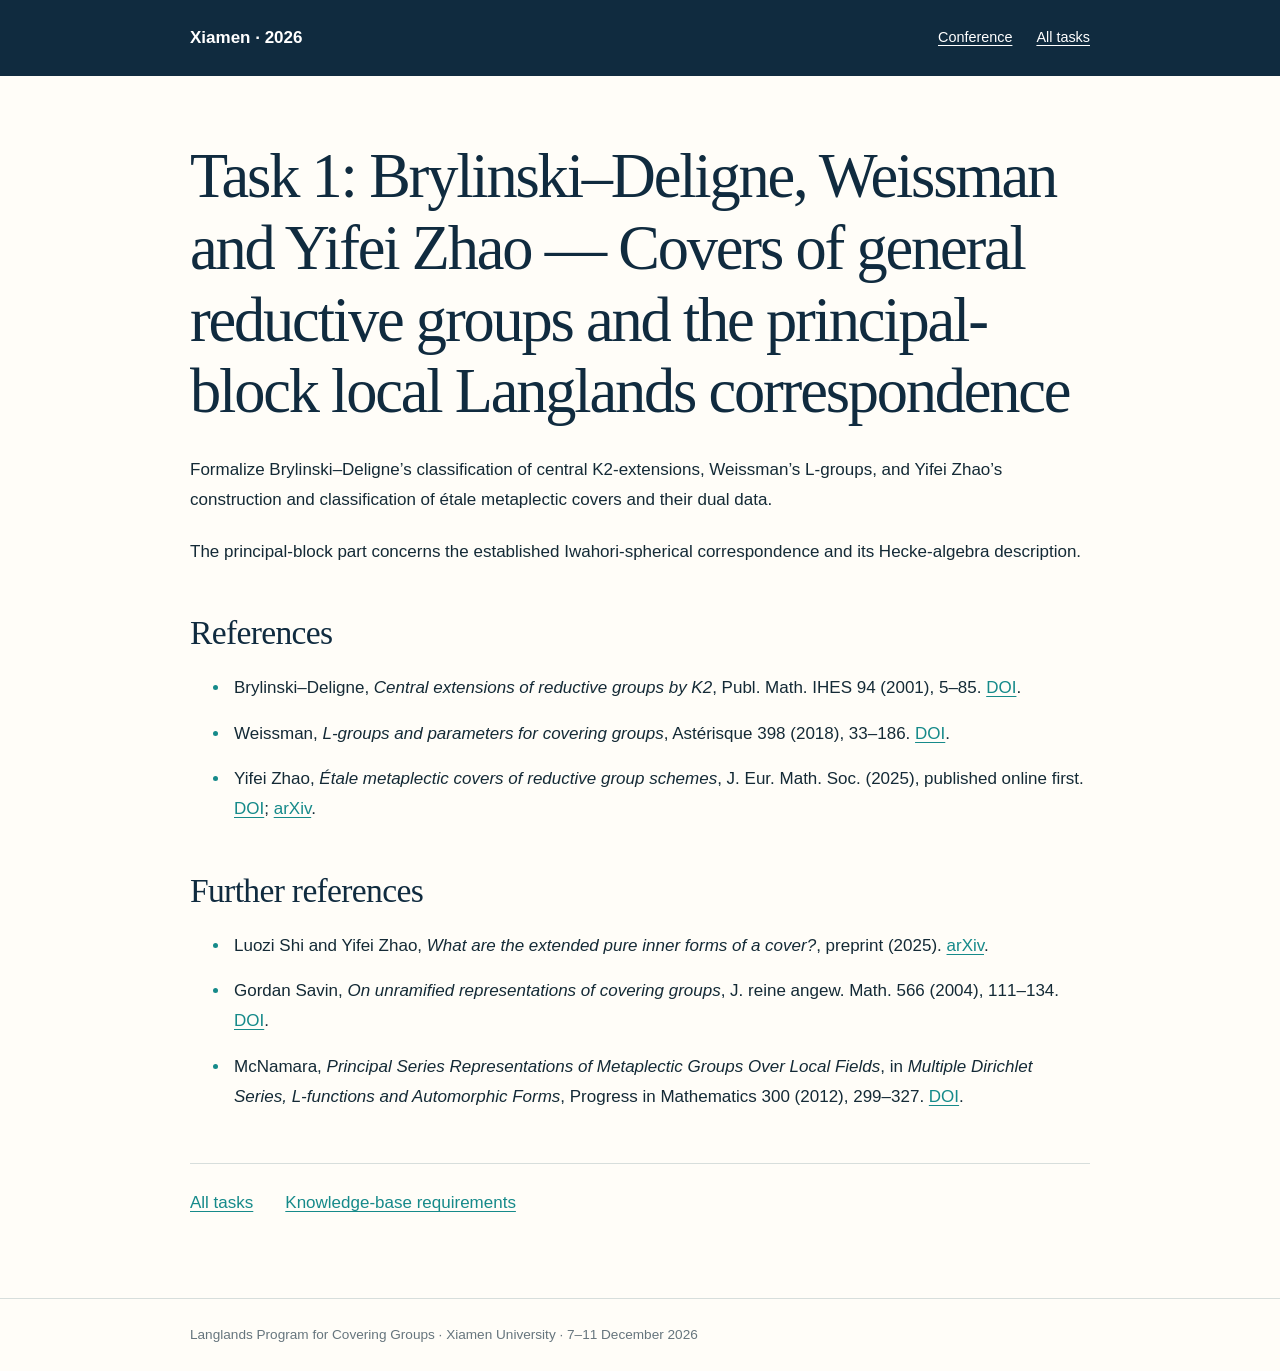
<file: tasks/bd.html>
<!DOCTYPE html>
<html lang="en">
<head>
<meta charset="UTF-8">
<meta name="viewport" content="width=device-width, initial-scale=1.0">
<title>Task 1: Brylinski–Deligne, Weissman and Yifei Zhao — Xiamen 2026</title>
<meta name="description" content="Covering groups of general reductive groups: Brylinski–Deligne extensions, Weissman L-groups, Yifei Zhao’s étale metaplectic covers and principal-block LLC. Mathematical knowledge base development and Lean formalization at Xiamen 2026.">
<link rel="stylesheet" href="../assets/tasks.css">
</head>
<body>
<a class="skip" href="#main">Skip to main content</a>
<header class="site-header"><div class="wrap">
  <a class="brand" href="../">Xiamen · 2026</a>
  <nav aria-label="Task navigation"><a href="../">Conference</a><a href="./">All tasks</a></nav>
</div></header>
<main class="wrap" id="main">
<h1>Task 1: Brylinski–Deligne, Weissman and Yifei Zhao — Covers of general reductive groups and the principal-block local Langlands correspondence</h1>
<p>Formalize Brylinski–Deligne’s classification of central K2-extensions, Weissman’s L-groups, and Yifei Zhao’s construction and classification of étale metaplectic covers and their dual data.</p>
<p>The principal-block part concerns the established Iwahori-spherical correspondence and its Hecke-algebra description.</p>
<h2>References</h2>
<ul>
<li>Brylinski–Deligne, <em>Central extensions of reductive groups by K2</em>, Publ. Math. IHES 94 (2001), 5–85. <a href="https://doi.org/10.1007/s10240-001-8192-2">DOI</a>.</li>
<li>Weissman, <em>L-groups and parameters for covering groups</em>, Astérisque 398 (2018), 33–186. <a href="https://doi.org/10.24033/ast.1046">DOI</a>.</li>
<li>Yifei Zhao, <em>Étale metaplectic covers of reductive group schemes</em>, J. Eur. Math. Soc. (2025), published online first. <a href="https://doi.org/10.4171/JEMS/1596">DOI</a>; <a href="https://arxiv.org/abs/2204.00610">arXiv</a>.</li>
</ul>
<h2>Further references</h2>
<ul>
<li>Luozi Shi and Yifei Zhao, <em>What are the extended pure inner forms of a cover?</em>, preprint (2025). <a href="https://arxiv.org/abs/2506.08696">arXiv</a>.</li>
<li>Gordan Savin, <em>On unramified representations of covering groups</em>, J. reine angew. Math. 566 (2004), 111–134. <a href="https://doi.org/10.1515/crll.2004.001">DOI</a>.</li>
<li>McNamara, <em>Principal Series Representations of Metaplectic Groups Over Local Fields</em>, in <em>Multiple Dirichlet Series, L-functions and Automorphic Forms</em>, Progress in Mathematics 300 (2012), 299–327. <a href="https://doi.org/10.1007/978-0-8176-8334-4_13">DOI</a>.</li>
</ul>
<nav class="task-nav" aria-label="Related pages"><a href="./">All tasks</a><a href="./#knowledge-base">Knowledge-base requirements</a></nav>
</main>
<footer><div class="wrap">Langlands Program for Covering Groups · Xiamen University · 7–11 December 2026</div></footer>
</body>
</html>
</file>
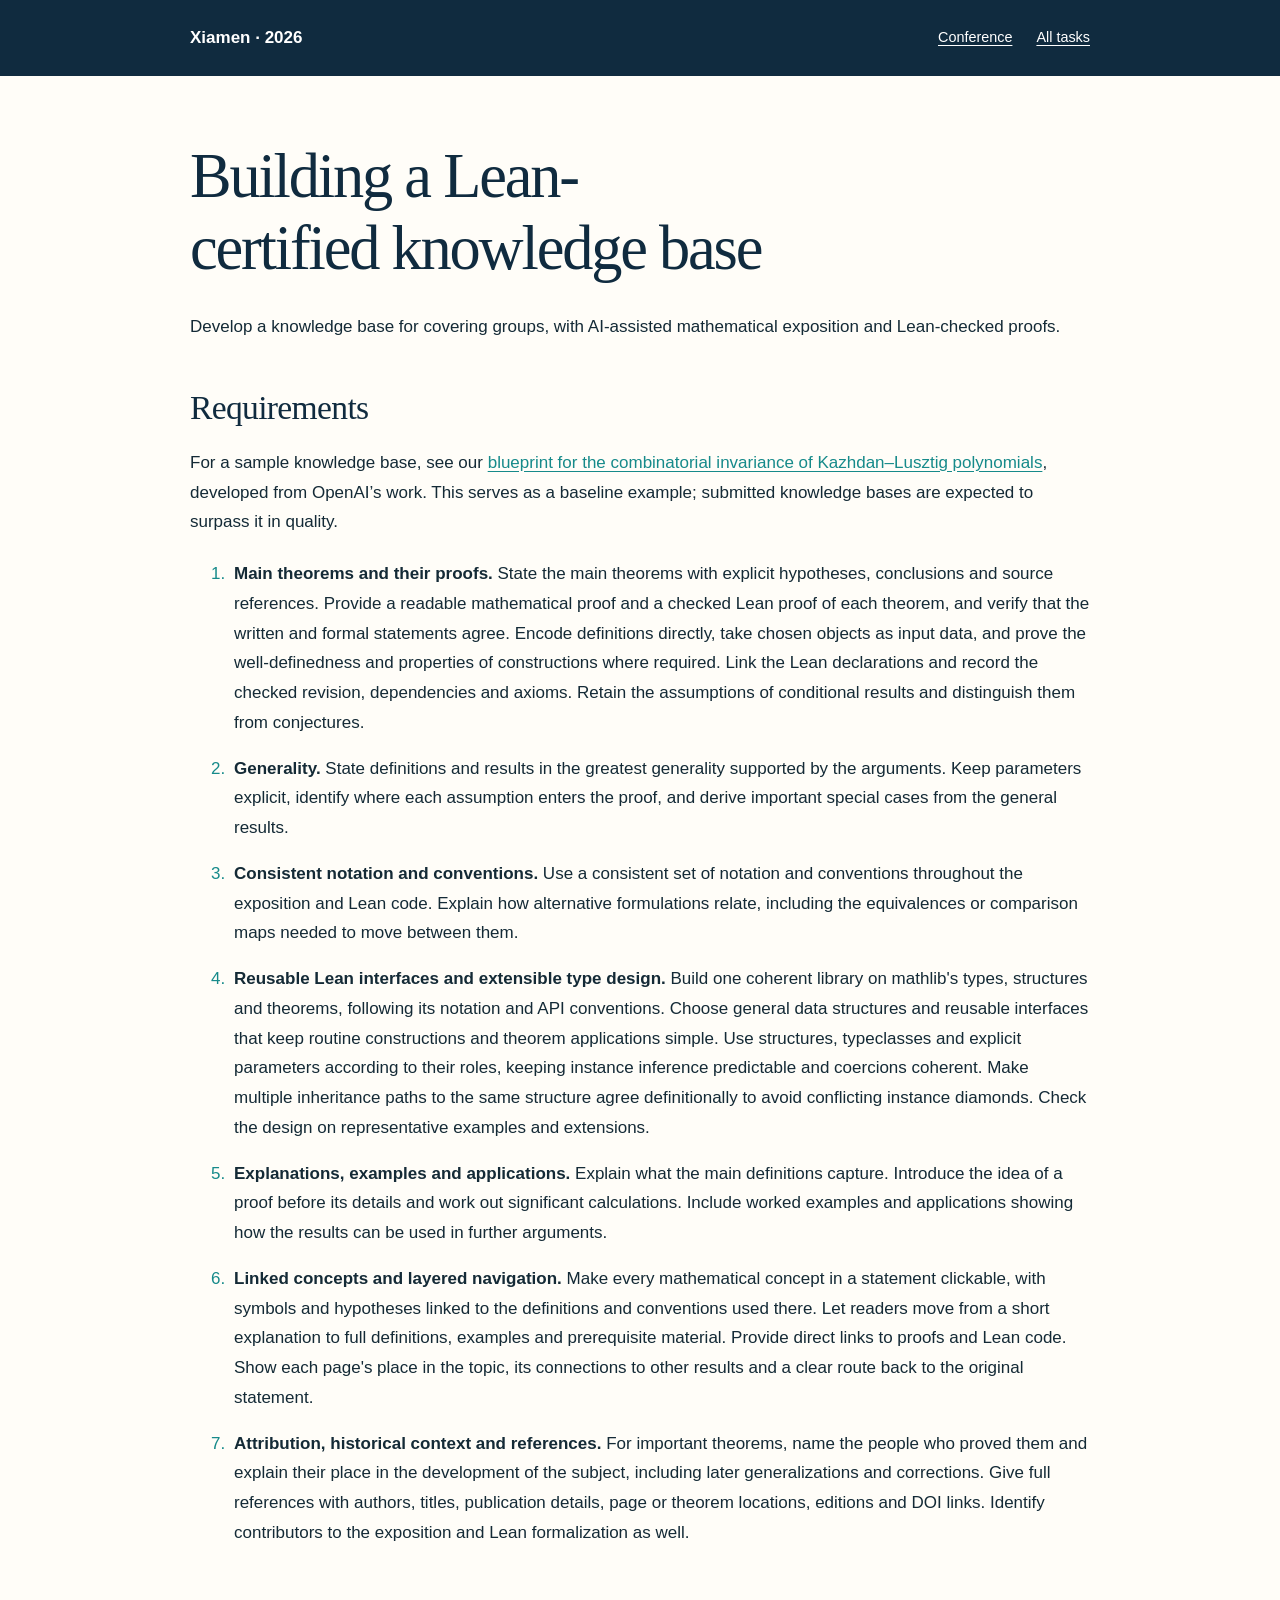
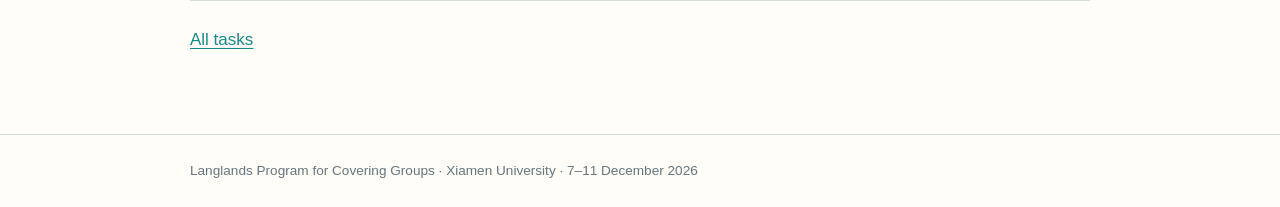
<file: tasks/knowledge-base.html>
<!DOCTYPE html>
<html lang="en">
<head>
<meta charset="UTF-8">
<meta name="viewport" content="width=device-width, initial-scale=1.0">
<title>Building a Lean-certified knowledge base — Xiamen 2026</title>
<meta name="description" content="Building a Lean-certified knowledge base: learning and mathematical formalization at the Langlands Program for Covering Groups conference, Xiamen, 7–11 December 2026.">
<link rel="stylesheet" href="../assets/tasks.css">
</head>
<body>
<a class="skip" href="#main">Skip to main content</a>
<header class="site-header"><div class="wrap">
  <a class="brand" href="../">Xiamen · 2026</a>
  <nav aria-label="Task navigation"><a href="../">Conference</a><a href="./">All tasks</a></nav>
</div></header>
<main class="wrap" id="main">
<h1 id="building-a-lean-certified-knowledge-base">Building a Lean-certified knowledge base</h1>
<p>Develop a knowledge base for covering groups, with AI-assisted mathematical exposition and Lean-checked proofs.</p>
<h2 id="requirements">Requirements</h2>
<p>For a sample knowledge base, see our <a href="https://jiajunma.github.io/combkl/">blueprint for the combinatorial invariance of Kazhdan–Lusztig polynomials</a>, developed from OpenAI’s work. This serves as a baseline example; submitted knowledge bases are expected to surpass it in quality.</p>
<ol>
<li><p><strong>Main theorems and their proofs.</strong> State the main theorems with explicit hypotheses, conclusions and source references. Provide a readable mathematical proof and a checked Lean proof of each theorem, and verify that the written and formal statements agree. Encode definitions directly, take chosen objects as input data, and prove the well-definedness and properties of constructions where required. Link the Lean declarations and record the checked revision, dependencies and axioms. Retain the assumptions of conditional results and distinguish them from conjectures.</p></li>
<li><p><strong>Generality.</strong> State definitions and results in the greatest generality supported by the arguments. Keep parameters explicit, identify where each assumption enters the proof, and derive important special cases from the general results.</p></li>
<li><p><strong>Consistent notation and conventions.</strong> Use a consistent set of notation and conventions throughout the exposition and Lean code. Explain how alternative formulations relate, including the equivalences or comparison maps needed to move between them.</p></li>
<li><p><strong>Reusable Lean interfaces and extensible type design.</strong> Build one coherent library on mathlib's types, structures and theorems, following its notation and API conventions. Choose general data structures and reusable interfaces that keep routine constructions and theorem applications simple. Use structures, typeclasses and explicit parameters according to their roles, keeping instance inference predictable and coercions coherent. Make multiple inheritance paths to the same structure agree definitionally to avoid conflicting instance diamonds. Check the design on representative examples and extensions.</p></li>
<li><p><strong>Explanations, examples and applications.</strong> Explain what the main definitions capture. Introduce the idea of a proof before its details and work out significant calculations. Include worked examples and applications showing how the results can be used in further arguments.</p></li>
<li><p><strong>Linked concepts and layered navigation.</strong> Make every mathematical concept in a statement clickable, with symbols and hypotheses linked to the definitions and conventions used there. Let readers move from a short explanation to full definitions, examples and prerequisite material. Provide direct links to proofs and Lean code. Show each page's place in the topic, its connections to other results and a clear route back to the original statement.</p></li>
<li><p><strong>Attribution, historical context and references.</strong> For important theorems, name the people who proved them and explain their place in the development of the subject, including later generalizations and corrections. Give full references with authors, titles, publication details, page or theorem locations, editions and DOI links. Identify contributors to the exposition and Lean formalization as well.</p></li>
</ol>

<nav class="task-nav" aria-label="Related pages"><a href="./">All tasks</a></nav>
</main>
<footer><div class="wrap">Langlands Program for Covering Groups · Xiamen University · 7–11 December 2026</div></footer>
</body>
</html>
</file>
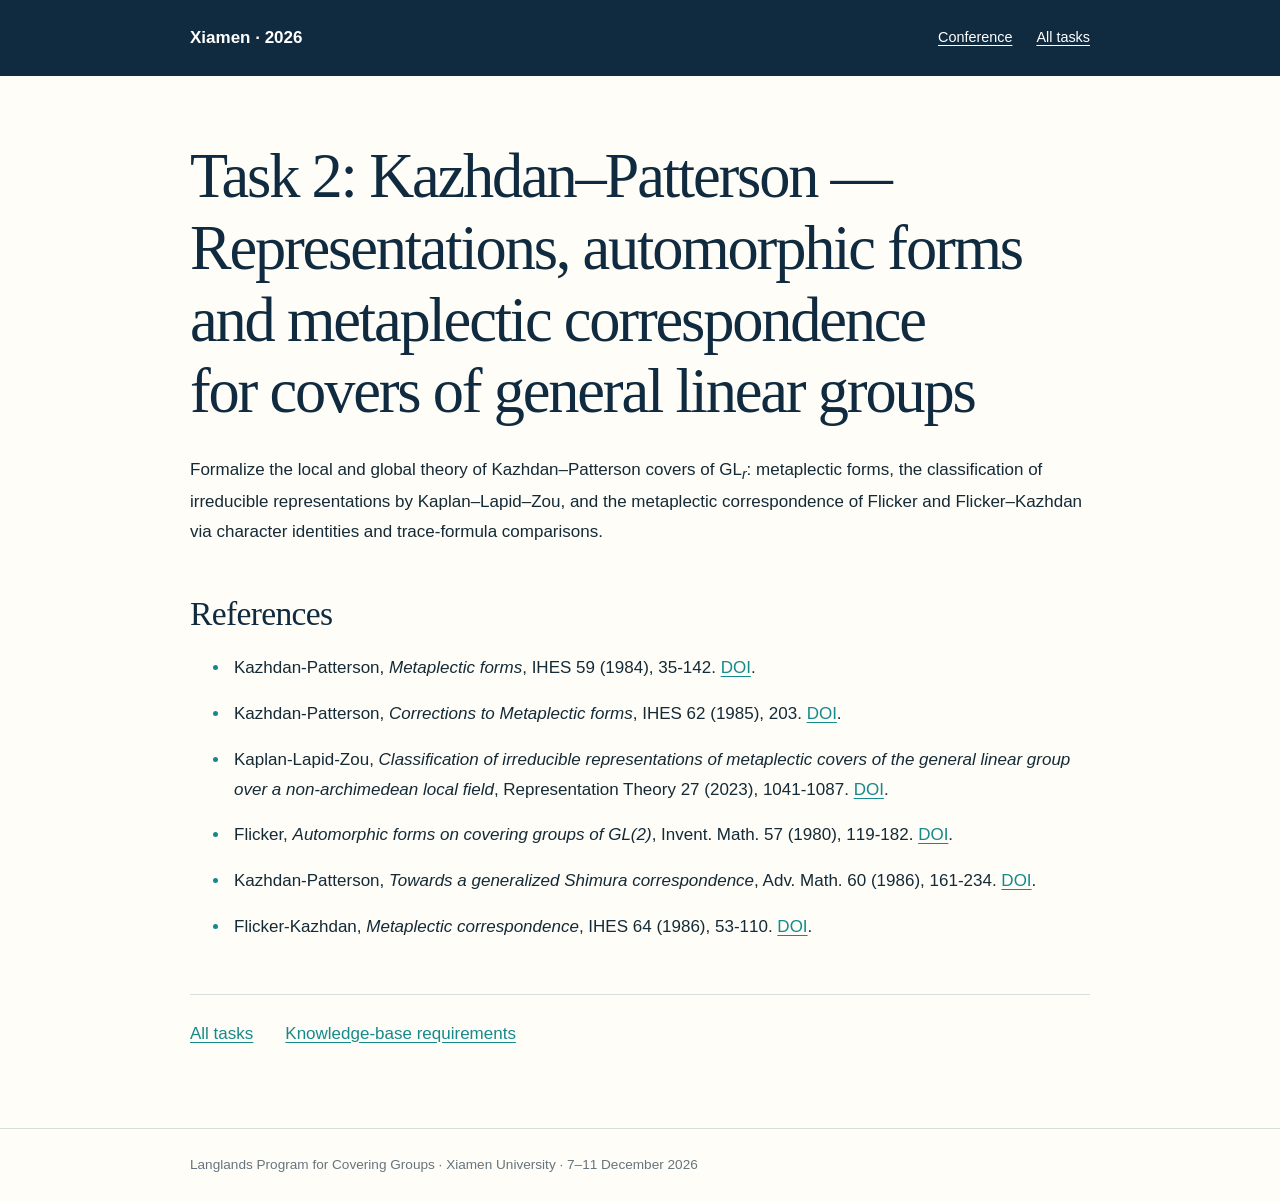
<file: tasks/kp.html>
<!DOCTYPE html>
<html lang="en">
<head>
<meta charset="UTF-8">
<meta name="viewport" content="width=device-width, initial-scale=1.0">
<title>Task 2: Kazhdan–Patterson metaplectic theory — Xiamen 2026</title>
<meta name="description" content="Kazhdan–Patterson — Representations, automorphic forms and metaplectic correspondence for covers of general linear groups. Mathematical knowledge base development and Lean formalization at Xiamen 2026.">
<link rel="stylesheet" href="../assets/tasks.css">
</head>
<body>
<a class="skip" href="#main">Skip to main content</a>
<header class="site-header"><div class="wrap">
  <a class="brand" href="../">Xiamen · 2026</a>
  <nav aria-label="Task navigation"><a href="../">Conference</a><a href="./">All tasks</a></nav>
</div></header>
<main class="wrap" id="main">
<h1>Task 2: Kazhdan–Patterson — Representations, automorphic forms and metaplectic correspondence for covers of general linear groups</h1>
<p>Formalize the local and global theory of Kazhdan–Patterson covers of GL<sub><i>r</i></sub>: metaplectic forms, the classification of irreducible representations by Kaplan–Lapid–Zou, and the metaplectic correspondence of Flicker and Flicker–Kazhdan via character identities and trace-formula comparisons.</p>
<h2>References</h2>
<ul>
<li>Kazhdan-Patterson, <em>Metaplectic forms</em>, IHES 59 (1984), 35-142. <a href="https://doi.org/10.1007/BF02698770">DOI</a>.</li>
<li>Kazhdan-Patterson, <em>Corrections to Metaplectic forms</em>, IHES 62 (1985), 203. <a href="https://doi.org/10.1007/BF02698809">DOI</a>.</li>
<li>Kaplan-Lapid-Zou, <em>Classification of irreducible representations of metaplectic covers of the general linear group over a non-archimedean local field</em>, Representation Theory 27 (2023), 1041-1087. <a href="https://doi.org/10.1090/ert/659">DOI</a>.</li>
<li>Flicker, <em>Automorphic forms on covering groups of GL(2)</em>, Invent. Math. 57 (1980), 119-182. <a href="https://doi.org/10.1007/BF01390092">DOI</a>.</li>
<li>Kazhdan-Patterson, <em>Towards a generalized Shimura correspondence</em>, Adv. Math. 60 (1986), 161-234. <a href="https://doi.org/10.1016/S0001-8708(86)80010-X">DOI</a>.</li>
<li>Flicker-Kazhdan, <em>Metaplectic correspondence</em>, IHES 64 (1986), 53-110. <a href="https://doi.org/10.1007/BF02699192">DOI</a>.</li>
</ul>
<nav class="task-nav" aria-label="Related pages"><a href="./">All tasks</a><a href="./#knowledge-base">Knowledge-base requirements</a></nav>
</main>
<footer><div class="wrap">Langlands Program for Covering Groups · Xiamen University · 7–11 December 2026</div></footer>
</body>
</html>
</file>
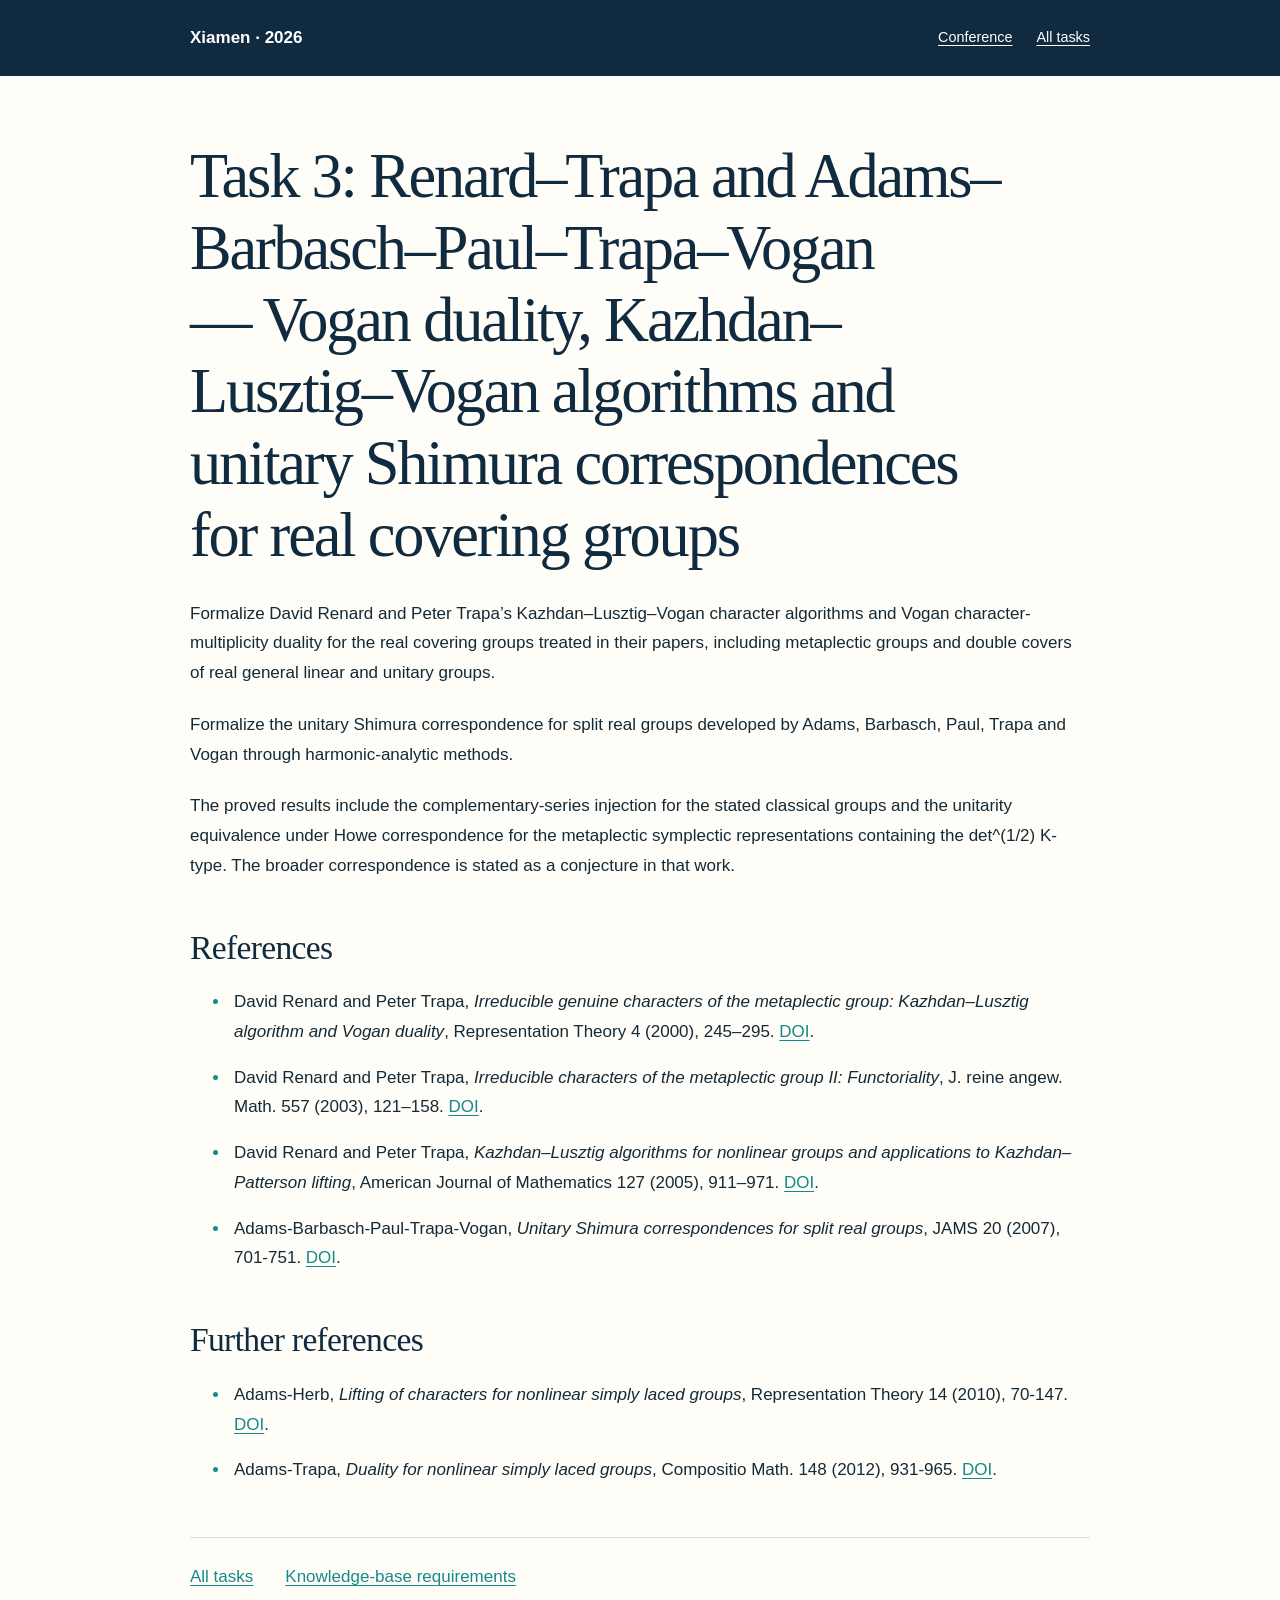
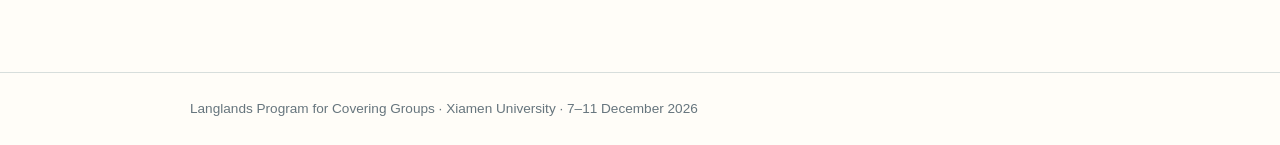
<file: tasks/real-shimura.html>
<!DOCTYPE html>
<html lang="en">
<head>
<meta charset="UTF-8">
<meta name="viewport" content="width=device-width, initial-scale=1.0">
<title>Task 3: Character theory and Shimura correspondences — Xiamen 2026</title>
<meta name="description" content="Vogan duality, Kazhdan–Lusztig–Vogan character algorithms and unitary Shimura correspondences for real covering groups, following Renard–Trapa and Adams–Barbasch–Paul–Trapa–Vogan. Mathematical knowledge base development and Lean formalization at Xiamen 2026.">
<link rel="stylesheet" href="../assets/tasks.css">
</head>
<body>
<a class="skip" href="#main">Skip to main content</a>
<header class="site-header"><div class="wrap">
  <a class="brand" href="../">Xiamen · 2026</a>
  <nav aria-label="Task navigation"><a href="../">Conference</a><a href="./">All tasks</a></nav>
</div></header>
<main class="wrap" id="main">
<h1>Task 3: Renard–Trapa and Adams–Barbasch–Paul–Trapa–Vogan — Vogan duality, Kazhdan–Lusztig–Vogan algorithms and unitary Shimura correspondences for real covering groups</h1>
<p>Formalize David Renard and Peter Trapa’s Kazhdan–Lusztig–Vogan character algorithms and Vogan character-multiplicity duality for the real covering groups treated in their papers, including metaplectic groups and double covers of real general linear and unitary groups.</p>
<p>Formalize the unitary Shimura correspondence for split real groups developed by Adams, Barbasch, Paul, Trapa and Vogan through harmonic-analytic methods.</p>
<p>The proved results include the complementary-series injection for the stated classical groups and the unitarity equivalence under Howe correspondence for the metaplectic symplectic representations containing the det^(1/2) K-type. The broader correspondence is stated as a conjecture in that work.</p>
<h2>References</h2>
<ul>
<li>David Renard and Peter Trapa, <em>Irreducible genuine characters of the metaplectic group: Kazhdan–Lusztig algorithm and Vogan duality</em>, Representation Theory 4 (2000), 245–295. <a href="https://doi.org/10.1090/S1088-4165-00-00105-9">DOI</a>.</li>
<li>David Renard and Peter Trapa, <em>Irreducible characters of the metaplectic group II: Functoriality</em>, J. reine angew. Math. 557 (2003), 121–158. <a href="https://doi.org/10.1515/crll.2003.028">DOI</a>.</li>
<li>David Renard and Peter Trapa, <em>Kazhdan–Lusztig algorithms for nonlinear groups and applications to Kazhdan–Patterson lifting</em>, American Journal of Mathematics 127 (2005), 911–971. <a href="https://doi.org/10.1353/ajm.2005.0034">DOI</a>.</li>
<li>Adams-Barbasch-Paul-Trapa-Vogan, <em>Unitary Shimura correspondences for split real groups</em>, JAMS 20 (2007), 701-751. <a href="https://doi.org/10.1090/S0894-0347-06-00530-3">DOI</a>.</li>
</ul>
<h2>Further references</h2>
<ul>
<li>Adams-Herb, <em>Lifting of characters for nonlinear simply laced groups</em>, Representation Theory 14 (2010), 70-147. <a href="https://doi.org/10.1090/S1088-4165-10-00361-4">DOI</a>.</li>
<li>Adams-Trapa, <em>Duality for nonlinear simply laced groups</em>, Compositio Math. 148 (2012), 931-965. <a href="https://doi.org/10.1112/S0010437X11007354">DOI</a>.</li>
</ul>
<nav class="task-nav" aria-label="Related pages"><a href="./">All tasks</a><a href="./#knowledge-base">Knowledge-base requirements</a></nav>
</main>
<footer><div class="wrap">Langlands Program for Covering Groups · Xiamen University · 7–11 December 2026</div></footer>
</body>
</html>
</file>
<file: assets/tasks.css>
:root{--navy:#102b3f;--teal:#168a8a;--cream:#f4f0e7;--paper:#fffdf8;--ink:#142a36;--muted:#66757d;--line:#d7dedc;--serif:"Iowan Old Style","Palatino Linotype",Palatino,Georgia,serif;--sans:Inter,ui-sans-serif,-apple-system,BlinkMacSystemFont,"Segoe UI",sans-serif}
*{box-sizing:border-box}
html{scroll-behavior:smooth}
body{margin:0;background:var(--paper);color:var(--ink);font:17px/1.75 var(--sans);-webkit-font-smoothing:antialiased}
a{color:var(--teal);text-underline-offset:.18em}
a:hover{text-decoration-thickness:2px}
a:focus-visible,summary:focus-visible{outline:3px solid var(--teal);outline-offset:5px}
.wrap{width:min(900px,calc(100% - 48px));margin-inline:auto}
.skip{position:absolute;left:-9999px;top:12px;z-index:10}
.skip:focus{left:16px;padding:8px 12px;background:white;color:var(--navy)}
.site-header{background:var(--navy);color:white}
.site-header .wrap{display:flex;justify-content:space-between;align-items:center;flex-wrap:wrap;gap:12px 28px;min-height:76px;padding-block:18px}
.site-header a{color:inherit}
.site-header .brand{font-weight:700;text-decoration:none}
.site-header nav{display:flex;flex-wrap:wrap;gap:12px 24px;font-size:.9rem}
main{padding-block:64px 80px}
h1,h2,h3{font-family:var(--serif);font-weight:500;color:var(--navy);line-height:1.15}
h1{margin:0 0 28px;font-size:clamp(2.4rem,6vw,3.9rem);letter-spacing:-.035em;text-wrap:balance}
h2{margin:48px 0 20px;font-size:clamp(1.65rem,4vw,2.1rem);letter-spacing:-.02em}
h3{margin:0 0 12px;font-size:1.6rem}
p{margin:0 0 22px}
li{padding-left:4px;margin-bottom:16px}
li p{margin-bottom:12px}
li::marker{color:var(--teal)}
strong{font-weight:650}
code{font-size:.94em;overflow-wrap:anywhere}
.lead{font-size:1.1rem;color:#3f535c}
.tasks{margin-top:40px;border-top:1px solid var(--line)}
.task{border-bottom:1px solid var(--line)}
.task>summary{padding:24px 0;cursor:pointer;color:var(--navy)}
.task>summary::marker{color:var(--teal);font-size:1rem}
.task>summary:hover{color:var(--teal)}
.task>summary h2{display:inline;margin:0;font-size:clamp(1.4rem,3.5vw,1.7rem);color:inherit}
.task-body{padding:0 0 24px}
.task-body h3{margin:32px 0 18px;font-size:1.45rem}
.task-body p,.task-body li{font-size:.96rem}
.task-nav{display:flex;gap:18px 32px;flex-wrap:wrap;margin-top:52px;padding-top:24px;border-top:1px solid var(--line)}
footer{border-top:1px solid var(--line);padding-block:24px;color:var(--muted);font-size:.85rem}
@media(max-width:620px){.wrap{width:calc(100% - 32px)}main{padding-top:40px}.task>summary{padding:20px 0}}
</file>
